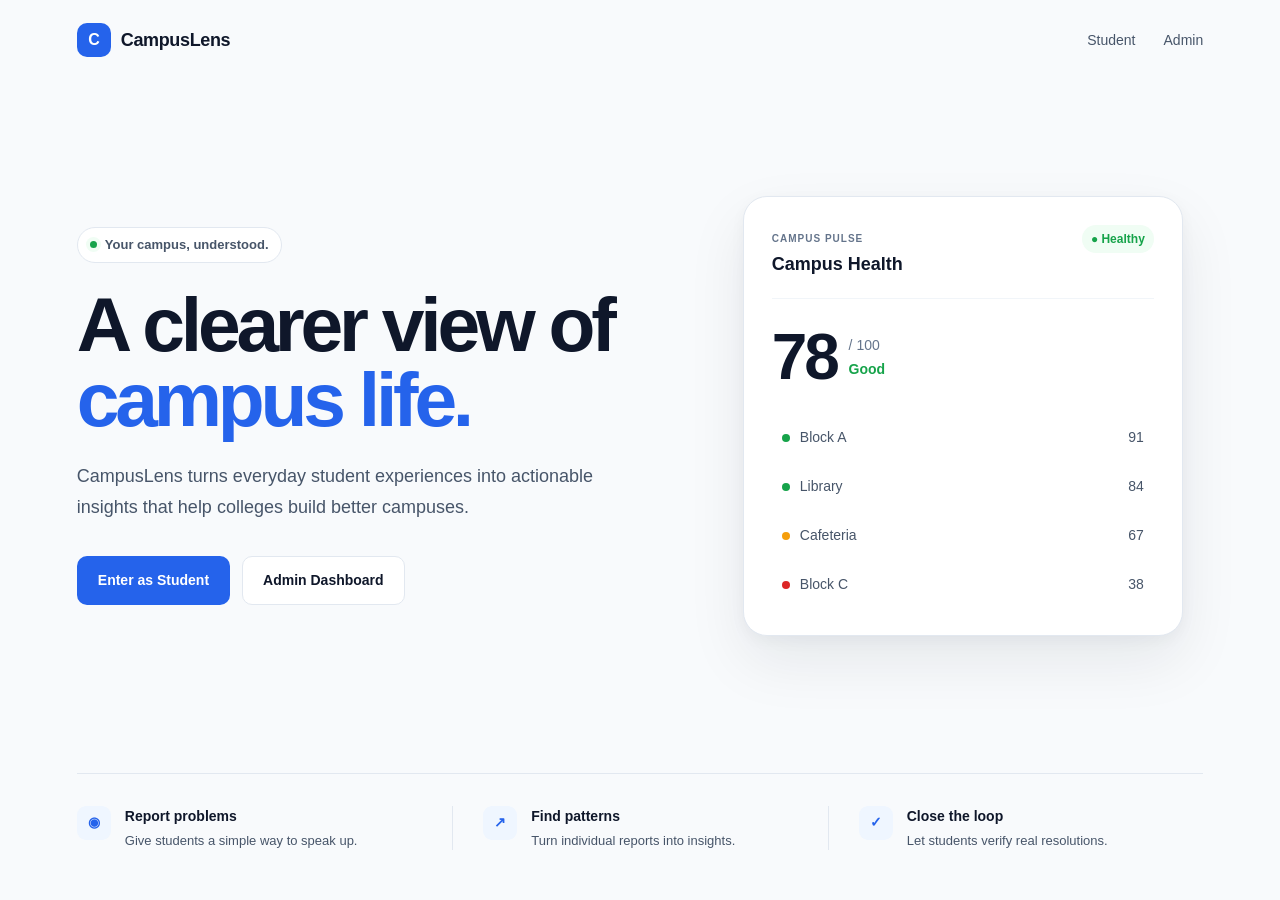
<file: index.html>
<!DOCTYPE html>
<html lang="en">

<head>
    <meta charset="UTF-8">
    <meta name="viewport" content="width=device-width, initial-scale=1.0">

    <title>CampusLens — A clearer view of campus life</title>

    <link rel="stylesheet" href="css/main.css">
    <link rel="stylesheet" href="css/components.css">
    <link rel="stylesheet" href="css/pages.css">
</head>

<body>

    <main class="landing-page">

        <!-- Navigation -->

        <nav class="landing-nav">

            <a href="index.html" class="brand">
                <span class="brand-mark">C</span>
                <span>CampusLens</span>
            </a>

            <div class="landing-nav-links">
                <a href="student/dashboard.html">Student</a>
                <a href="admin/dashboard.html">Admin</a>
            </div>

        </nav>


        <!-- Hero -->

        <section class="landing-hero">

            <div class="hero-content">

                <div class="hero-eyebrow">
                    <span class="pulse-dot"></span>
                    Your campus, understood.
                </div>

                <h1>
                    A clearer view of
                    <span>campus life.</span>
                </h1>

                <p class="hero-description">
                    CampusLens turns everyday student experiences
                    into actionable insights that help colleges
                    build better campuses.
                </p>

                <div class="landing-actions">

                    <a href="student/dashboard.html"
                       class="btn btn-primary btn-large">
                        Enter as Student
                    </a>

                    <a href="admin/dashboard.html"
                       class="btn btn-secondary btn-large">
                        Admin Dashboard
                    </a>

                </div>

            </div>


            <!-- Dashboard Preview -->

            <div class="hero-preview">

                <div class="preview-window">

                    <div class="preview-header">

                        <div>
                            <span class="preview-label">
                                CAMPUS PULSE
                            </span>

                            <h3>
                                Campus Health
                            </h3>
                        </div>

                        <span class="status-badge status-success">
                            ● Healthy
                        </span>

                    </div>


                    <div class="pulse-score">

                        <div class="score-number">
                            78
                        </div>

                        <div class="score-details">
                            <span>/ 100</span>
                            <strong>Good</strong>
                        </div>

                    </div>


                    <div class="preview-locations">

                        <div class="location-row">

                            <div class="location-info">
                                <span class="location-dot green"></span>
                                <span>Block A</span>
                            </div>

                            <span>91</span>

                        </div>


                        <div class="location-row">

                            <div class="location-info">
                                <span class="location-dot green"></span>
                                <span>Library</span>
                            </div>

                            <span>84</span>

                        </div>


                        <div class="location-row">

                            <div class="location-info">
                                <span class="location-dot yellow"></span>
                                <span>Cafeteria</span>
                            </div>

                            <span>67</span>

                        </div>


                        <div class="location-row">

                            <div class="location-info">
                                <span class="location-dot red"></span>
                                <span>Block C</span>
                            </div>

                            <span>38</span>

                        </div>

                    </div>

                </div>

            </div>

        </section>


        <!-- Feature Strip -->

        <section class="landing-features">

            <div class="feature">

                <span class="feature-icon">◉</span>

                <div>
                    <strong>Report problems</strong>
                    <p>
                        Give students a simple way to speak up.
                    </p>
                </div>

            </div>


            <div class="feature">

                <span class="feature-icon">↗</span>

                <div>
                    <strong>Find patterns</strong>
                    <p>
                        Turn individual reports into insights.
                    </p>
                </div>

            </div>


            <div class="feature">

                <span class="feature-icon">✓</span>

                <div>
                    <strong>Close the loop</strong>
                    <p>
                        Let students verify real resolutions.
                    </p>
                </div>

            </div>

        </section>

    </main>

</body>

</html>
</file>
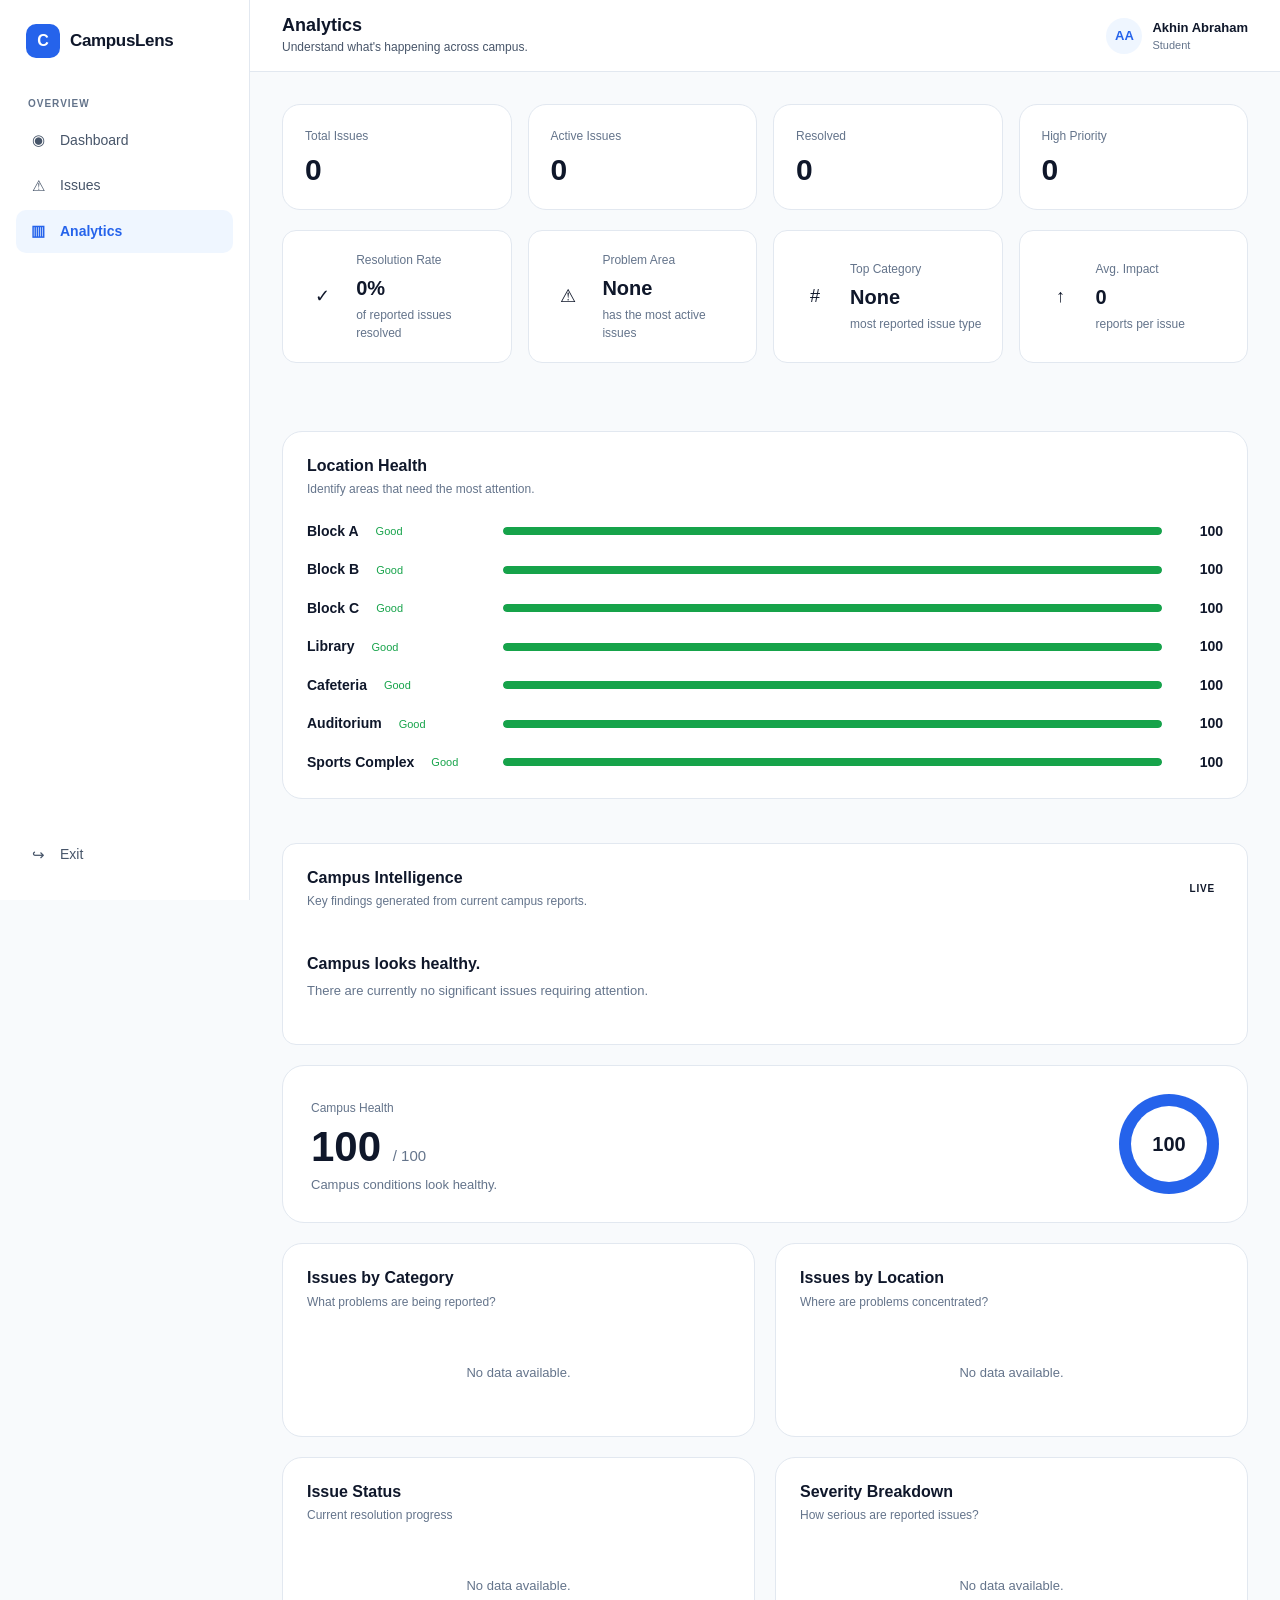
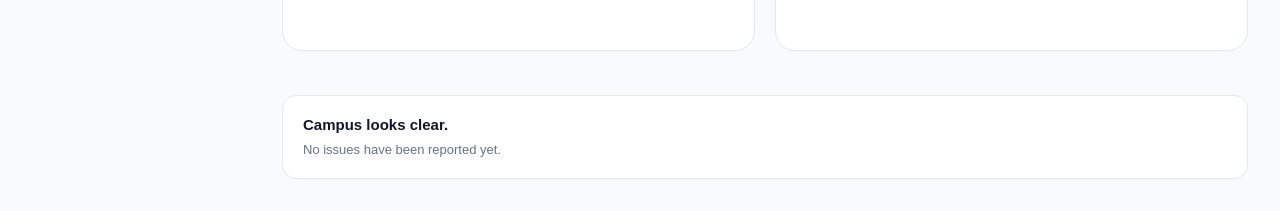
<file: admin/analytics.html>
<!DOCTYPE html>

<html lang="en">

<head>

    <meta charset="UTF-8">

    <meta name="viewport" content="width=device-width, initial-scale=1.0">

    <title>Analytics — CampusLens</title>

    <link rel="stylesheet" href="../css/main.css">

    <link rel="stylesheet" href="../css/components.css">

    <link rel="stylesheet" href="../css/pages.css">

</head>


<body>

    <div class="app">


        <!-- =========================================
         SIDEBAR
         ========================================= -->

        <aside class="sidebar">

            <div class="sidebar-brand">

                <span class="brand-mark">
                    C
                </span>

                <span>
                    CampusLens
                </span>

            </div>


            <div class="sidebar-section">

                <div class="sidebar-section-title">
                    Overview
                </div>


                <nav class="sidebar-nav">

                    <a href="dashboard.html" class="sidebar-link">
                        <span class="sidebar-icon">◉</span>
                        Dashboard
                    </a>


                    <a href="issues.html" class="sidebar-link">
                        <span class="sidebar-icon">⚠</span>
                        Issues
                    </a>


                    <a href="analytics.html" class="sidebar-link active">
                        <span class="sidebar-icon">▥</span>
                        Analytics
                    </a>

                </nav>

            </div>


            <div class="sidebar-bottom">

                <a href="../index.html" class="sidebar-link">
                    <span class="sidebar-icon">↪</span>
                    Exit
                </a>

            </div>

        </aside>


        <!-- =========================================
         MAIN
         ========================================= -->

        <main class="app-main">


            <!-- HEADER -->

            <header class="app-header">

                <div class="header-title">

                    <h1>
                        Analytics
                    </h1>

                    <p>
                        Understand what's happening across campus.
                    </p>

                </div>


                <div class="header-actions">

                    <button class="mobile-menu-button" aria-label="Toggle menu" type="button">
                        ☰
                    </button>


                    <div class="user-profile">

                        <div class="user-avatar" data-user-initials>
                            AD
                        </div>

                        <div class="user-info">

                            <span class="user-name" data-user-name>
                                Campus Admin
                            </span>

                            <span class="user-role" data-user-role>
                                Administrator
                            </span>

                        </div>

                    </div>

                </div>

            </header>


            <!-- =========================================
             ANALYTICS CONTENT
             ========================================= -->

            <section class="page-content">


                <div class="analytics-page">


                    <!-- =================================
                     SUMMARY
                     ================================= -->

                    <div class="analytics-summary">


                        <div class="analytics-stat">

                            <span class="analytics-stat-label">
                                Total Issues
                            </span>

                            <strong id="totalIssues" class="analytics-stat-value">
                                —
                            </strong>

                        </div>


                        <div class="analytics-stat">

                            <span class="analytics-stat-label">
                                Active Issues
                            </span>

                            <strong id="activeIssues" class="analytics-stat-value">
                                —
                            </strong>

                        </div>


                        <div class="analytics-stat">

                            <span class="analytics-stat-label">
                                Resolved
                            </span>

                            <strong id="resolvedIssues" class="analytics-stat-value">
                                —
                            </strong>

                        </div>


                        <div class="analytics-stat">

                            <span class="analytics-stat-label">
                                High Priority
                            </span>

                            <strong id="highPriorityIssues" class="analytics-stat-value">
                                —
                            </strong>

                        </div>

                    </div>

                    <!-- =================================
     ACTIONABLE INSIGHTS
     ================================= -->

                    <div class="analytics-insights">

                        <div class="analytics-insight-card">

                            <span class="analytics-insight-icon">
                                ✓
                            </span>

                            <div>
                                <span class="analytics-insight-label">
                                    Resolution Rate
                                </span>

                                <strong id="resolutionRate">
                                    —
                                </strong>

                                <p>
                                    of reported issues resolved
                                </p>
                            </div>

                        </div>


                        <div class="analytics-insight-card">

                            <span class="analytics-insight-icon">
                                ⚠
                            </span>

                            <div>
                                <span class="analytics-insight-label">
                                    Problem Area
                                </span>

                                <strong id="problemLocation">
                                    —
                                </strong>

                                <p>
                                    has the most active issues
                                </p>
                            </div>

                        </div>


                        <div class="analytics-insight-card">

                            <span class="analytics-insight-icon">
                                #
                            </span>

                            <div>
                                <span class="analytics-insight-label">
                                    Top Category
                                </span>

                                <strong id="topCategory">
                                    —
                                </strong>

                                <p>
                                    most reported issue type
                                </p>
                            </div>

                        </div>


                        <div class="analytics-insight-card">

                            <span class="analytics-insight-icon">
                                ↑
                            </span>

                            <div>
                                <span class="analytics-insight-label">
                                    Avg. Impact
                                </span>

                                <strong id="averageReports">
                                    —
                                </strong>

                                <p>
                                    reports per issue
                                </p>
                            </div>

                        </div>

                    </div>
                    

                    <!-- =================================
     LOCATION HEALTH
     ================================= -->

                    <div class="analytics-card analytics-location-health">

                        <div class="analytics-card-header">

                            <div>

                                <h3>
                                    Location Health
                                </h3>

                                <p>
                                    Identify areas that need the most attention.
                                </p>

                            </div>

                        </div>


                        <div class="location-health-list" id="locationHealthList">

                            <div class="analytics-empty">
                                Loading...
                            </div>

                        </div>

                    </div>

                    <!-- =================================
     CAMPUS INTELLIGENCE
     ================================= -->

                    <div class="analytics-intelligence">

                        <div class="analytics-card-header">

                            <div>
                                <h3>
                                    Campus Intelligence
                                </h3>

                                <p>
                                    Key findings generated from current campus reports.
                                </p>
                            </div>

                            <span class="intelligence-badge">
                                LIVE
                            </span>

                        </div>


                        <div class="intelligence-list" id="intelligenceList">

                            <div class="analytics-empty">
                                Analyzing campus data...
                            </div>

                        </div>

                    </div>


                    <!-- =================================
                     HEALTH SCORE
                     ================================= -->

                    <div class="analytics-health-card">

                        <div>

                            <span class="analytics-section-label">
                                Campus Health
                            </span>

                            <h2>
                                <span id="healthScore">
                                    —
                                </span>
                                <small>/ 100</small>
                            </h2>

                            <p id="healthMessage">
                                Calculating campus health...
                            </p>

                        </div>


                        <div class="health-ring">

                            <div class="health-ring-value" id="healthRingValue">
                                —
                            </div>

                        </div>

                    </div>


                    <!-- =================================
                     CHART GRID
                     ================================= -->

                    <div class="analytics-grid">


                        <!-- CATEGORY -->

                        <div class="analytics-card">

                            <div class="analytics-card-header">

                                <div>

                                    <h3>
                                        Issues by Category
                                    </h3>

                                    <p>
                                        What problems are being reported?
                                    </p>

                                </div>

                            </div>


                            <div class="analytics-bars" id="categoryChart">

                                <div class="analytics-empty">
                                    Loading...
                                </div>

                            </div>

                        </div>


                        <!-- LOCATION -->

                        <div class="analytics-card">

                            <div class="analytics-card-header">

                                <div>

                                    <h3>
                                        Issues by Location
                                    </h3>

                                    <p>
                                        Where are problems concentrated?
                                    </p>

                                </div>

                            </div>


                            <div class="analytics-bars" id="locationChart">

                                <div class="analytics-empty">
                                    Loading...
                                </div>

                            </div>

                        </div>


                        <!-- STATUS -->

                        <div class="analytics-card">

                            <div class="analytics-card-header">

                                <div>

                                    <h3>
                                        Issue Status
                                    </h3>

                                    <p>
                                        Current resolution progress
                                    </p>

                                </div>

                            </div>


                            <div class="analytics-bars" id="statusChart">

                                <div class="analytics-empty">
                                    Loading...
                                </div>

                            </div>

                        </div>


                        <!-- SEVERITY -->

                        <div class="analytics-card">

                            <div class="analytics-card-header">

                                <div>

                                    <h3>
                                        Severity Breakdown
                                    </h3>

                                    <p>
                                        How serious are reported issues?
                                    </p>

                                </div>

                            </div>


                            <div class="analytics-bars" id="severityChart">

                                <div class="analytics-empty">
                                    Loading...
                                </div>

                            </div>

                        </div>


                    </div>


                </div>

            </section>


        </main>

    </div>


    <script src="../js/data.js"></script>

    <script src="../js/app.js"></script>

    <script src="../js/admin/analytics.js"></script>


</body>

</html>
</file>
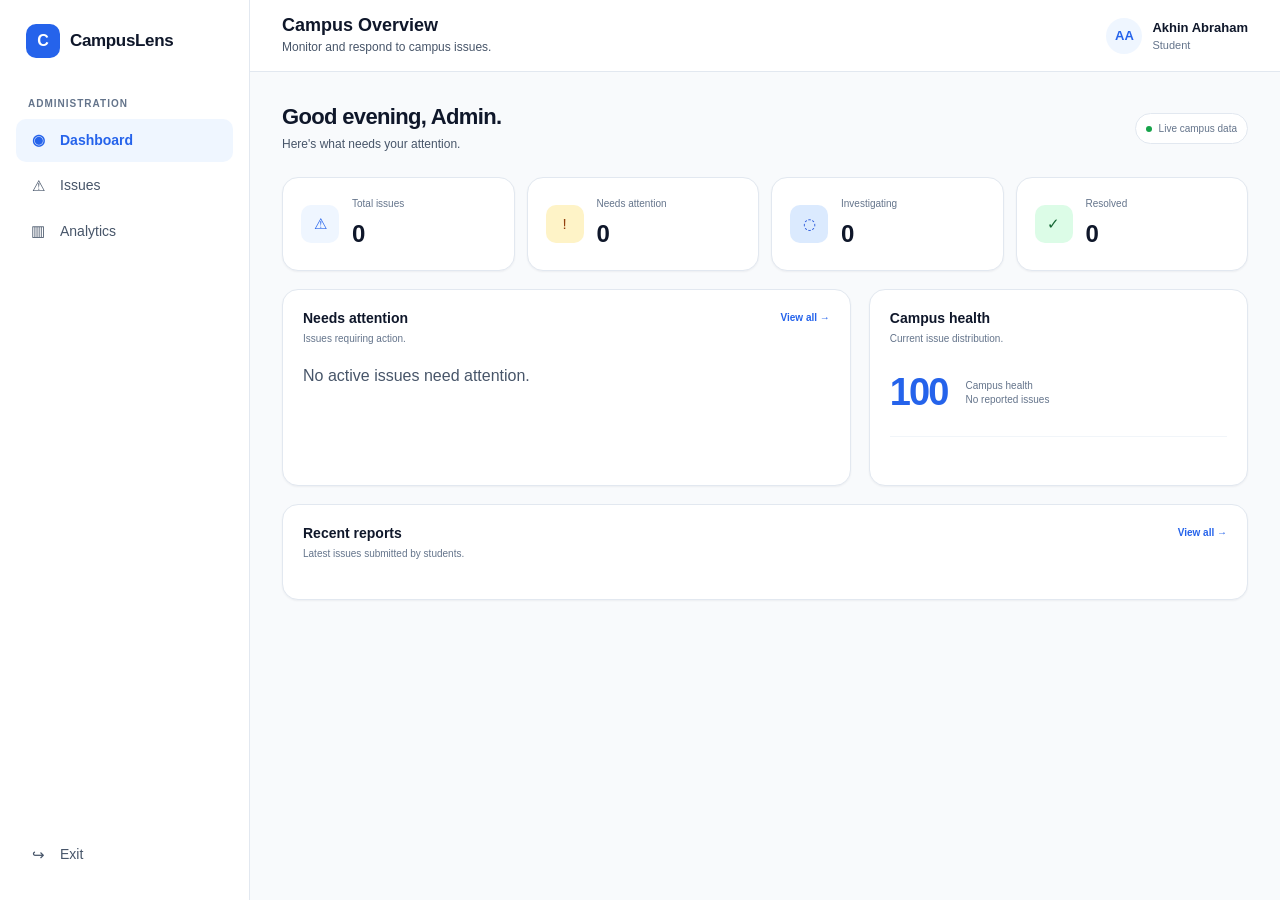
<file: admin/dashboard.html>
<!DOCTYPE html>
<html lang="en">

<head>

    <meta charset="UTF-8">

    <meta
        name="viewport"
        content="width=device-width, initial-scale=1.0"
    >

    <title>Admin Dashboard — CampusLens</title>

    <link rel="stylesheet" href="../css/main.css">
    <link rel="stylesheet" href="../css/components.css">
    <link rel="stylesheet" href="../css/pages.css">

</head>


<body>

    <div class="app">


        <!-- =========================================
             SIDEBAR
             ========================================= -->

        <aside class="sidebar">

            <div class="sidebar-brand">

                <span class="brand-mark">
                    C
                </span>

                <span>
                    CampusLens
                </span>

            </div>


            <div class="sidebar-section">

                <div class="sidebar-section-title">
                    Administration
                </div>


                <nav class="sidebar-nav">

                    <a
                        href="dashboard.html"
                        class="sidebar-link active"
                    >

                        <span class="sidebar-icon">
                            ◉
                        </span>

                        Dashboard

                    </a>


                    <a
                        href="issues.html"
                        class="sidebar-link"
                    >

                        <span class="sidebar-icon">
                            ⚠
                        </span>

                        Issues

                    </a>


                    <a
                        href="analytics.html"
                        class="sidebar-link"
                    >

                        <span class="sidebar-icon">
                            ▥
                        </span>

                        Analytics

                    </a>

                </nav>

            </div>


            <div class="sidebar-bottom">

                <a
                    href="../index.html"
                    class="sidebar-link"
                >

                    <span class="sidebar-icon">
                        ↪
                    </span>

                    Exit

                </a>

            </div>

        </aside>


        <!-- =========================================
             MAIN
             ========================================= -->

        <main class="app-main">


            <!-- HEADER -->

            <header class="app-header">

                <div class="header-title">

                    <h1>
                        Campus Overview
                    </h1>

                    <p>
                        Monitor and respond to campus issues.
                    </p>

                </div>


                <div class="header-actions">

                    <button class="mobile-menu-button" aria-label="Toggle menu" type="button">
                        ☰
                    </button>


                    <div class="user-profile">

                        <div class="user-avatar" data-user-initials>
                            AD
                        </div>


                        <div class="user-info">

                            <span class="user-name" data-user-name>
                                Campus Admin
                            </span>

                            <span class="user-role" data-user-role>
                                Administrator
                            </span>

                        </div>

                    </div>

                </div>

            </header>


            <!-- =========================================
                 CONTENT
                 ========================================= -->

            <section class="page-content">


                <div class="admin-dashboard">


                    <!-- =================================
                         WELCOME
                         ================================= -->

                    <div class="admin-welcome">

                        <div>

                            <h2>
                                Good evening, Admin.
                            </h2>

                            <p>
                                Here's what needs your attention.
                            </p>

                        </div>


                        <span
                            class="admin-live-indicator"
                        >

                            <span></span>

                            Live campus data

                        </span>

                    </div>


                    <!-- =================================
                         STATS
                         ================================= -->

                    <div class="admin-stats">


                        <div class="admin-stat-card">

                            <div class="admin-stat-icon">
                                ⚠
                            </div>

                            <div>

                                <span>
                                    Total issues
                                </span>

                                <strong
                                    id="totalIssues"
                                >
                                    0
                                </strong>

                            </div>

                        </div>


                        <div class="admin-stat-card">

                            <div class="admin-stat-icon warning">
                                !
                            </div>

                            <div>

                                <span>
                                    Needs attention
                                </span>

                                <strong
                                    id="attentionIssues"
                                >
                                    0
                                </strong>

                            </div>

                        </div>


                        <div class="admin-stat-card">

                            <div class="admin-stat-icon info">
                                ◌
                            </div>

                            <div>

                                <span>
                                    Investigating
                                </span>

                                <strong
                                    id="investigatingIssues"
                                >
                                    0
                                </strong>

                            </div>

                        </div>


                        <div class="admin-stat-card">

                            <div class="admin-stat-icon success">
                                ✓
                            </div>

                            <div>

                                <span>
                                    Resolved
                                </span>

                                <strong
                                    id="resolvedIssues"
                                >
                                    0
                                </strong>

                            </div>

                        </div>

                    </div>


                    <!-- =================================
                         MAIN GRID
                         ================================= -->

                    <div class="admin-grid">


                        <!-- PRIORITY ISSUES -->

                        <section class="admin-card">

                            <div class="admin-card-header">

                                <div>

                                    <h3>
                                        Needs attention
                                    </h3>

                                    <p>
                                        Issues requiring action.
                                    </p>

                                </div>


                                <a
                                    href="issues.html"
                                    class="admin-view-link"
                                >
                                    View all →
                                </a>

                            </div>


                            <div
                                class="priority-list"
                                id="priorityList"
                            ></div>

                        </section>


                        <!-- CAMPUS HEALTH -->

                        <section class="admin-card">

                            <div class="admin-card-header">

                                <div>

                                    <h3>
                                        Campus health
                                    </h3>

                                    <p>
                                        Current issue distribution.
                                    </p>

                                </div>

                            </div>


                            <div
                                class="campus-health"
                                id="campusHealth"
                            ></div>

                        </section>


                    </div>


                    <!-- =================================
                         RECENT ACTIVITY
                         ================================= -->

                    <section class="admin-card">

                        <div class="admin-card-header">

                            <div>

                                <h3>
                                    Recent reports
                                </h3>

                                <p>
                                    Latest issues submitted by students.
                                </p>

                            </div>


                            <a
                                href="issues.html"
                                class="admin-view-link"
                            >
                                View all →
                            </a>

                        </div>


                        <div
                            class="recent-reports"
                            id="recentReports"
                        ></div>

                    </section>


                </div>

            </section>

        </main>

    </div>


    <script src="../js/data.js"></script>
    <script src="../js/app.js"></script>
    <script src="../js/admin/dashboard.js"></script>

</body>

</html>
</file>
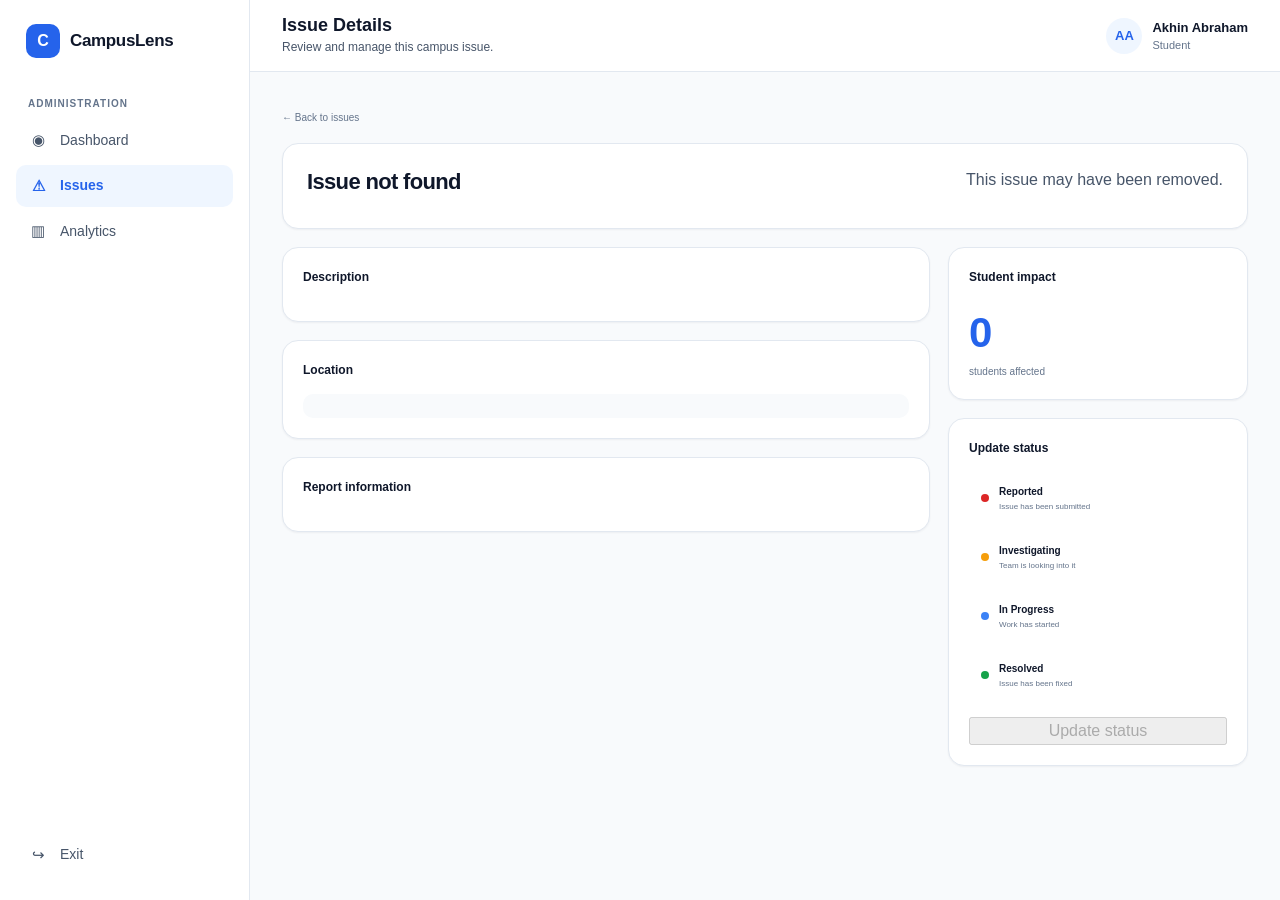
<file: admin/issue.html>
<!DOCTYPE html>
<html lang="en">

<head>

    <meta charset="UTF-8">

    <meta
        name="viewport"
        content="width=device-width, initial-scale=1.0"
    >

    <title>Issue Details — CampusLens</title>

    <link rel="stylesheet" href="../css/main.css">
    <link rel="stylesheet" href="../css/components.css">
    <link rel="stylesheet" href="../css/pages.css">

</head>


<body>

    <div class="app">


        <!-- =========================================
             SIDEBAR
             ========================================= -->

        <aside class="sidebar">

            <div class="sidebar-brand">

                <span class="brand-mark">
                    C
                </span>

                <span>
                    CampusLens
                </span>

            </div>


            <div class="sidebar-section">

                <div class="sidebar-section-title">
                    Administration
                </div>


                <nav class="sidebar-nav">

                    <a
                        href="dashboard.html"
                        class="sidebar-link"
                    >

                        <span class="sidebar-icon">
                            ◉
                        </span>

                        Dashboard

                    </a>


                    <a
                        href="issues.html"
                        class="sidebar-link active"
                    >

                        <span class="sidebar-icon">
                            ⚠
                        </span>

                        Issues

                    </a>


                    <a
                        href="analytics.html"
                        class="sidebar-link"
                    >

                        <span class="sidebar-icon">
                            ▥
                        </span>

                        Analytics

                    </a>

                </nav>

            </div>


            <div class="sidebar-bottom">

                <a
                    href="../index.html"
                    class="sidebar-link"
                >

                    <span class="sidebar-icon">
                        ↪
                    </span>

                    Exit

                </a>

            </div>

        </aside>


        <!-- =========================================
             MAIN
             ========================================= -->

        <main class="app-main">


            <!-- HEADER -->

            <header class="app-header">

                <div class="header-title">

                    <h1>
                        Issue Details
                    </h1>

                    <p>
                        Review and manage this campus issue.
                    </p>

                </div>


                <div class="header-actions">

                    <button class="mobile-menu-button" aria-label="Toggle menu" type="button">
                        ☰
                    </button>


                    <div class="user-profile">

                        <div class="user-avatar" data-user-initials>
                            AD
                        </div>


                        <div class="user-info">

                            <span class="user-name" data-user-name>
                                Campus Admin
                            </span>

                            <span class="user-role" data-user-role>
                                Administrator
                            </span>

                        </div>

                    </div>

                </div>

            </header>


            <!-- =========================================
                 CONTENT
                 ========================================= -->

            <section class="page-content">


                <div class="admin-issue-detail">


                    <!-- BACK -->

                    <a
                        href="issues.html"
                        class="back-link"
                    >

                        ← Back to issues

                    </a>


                    <!-- ISSUE HEADER -->

                    <div
                        class="issue-detail-header"
                        id="issueDetailHeader"
                    >

                        <!-- JavaScript -->

                    </div>


                    <!-- CONTENT GRID -->

                    <div class="issue-detail-grid">


                        <!-- =================================
                             MAIN INFORMATION
                             ================================= -->

                        <div class="issue-detail-main">


                            <!-- DESCRIPTION -->

                            <section class="admin-detail-card">

                                <div class="admin-detail-card-title">
                                    Description
                                </div>


                                <div
                                    class="issue-description"
                                    id="issueDescription"
                                ></div>

                            </section>


                            <!-- LOCATION -->

                            <section class="admin-detail-card">

                                <div class="admin-detail-card-title">
                                    Location
                                </div>


                                <div
                                    class="issue-location"
                                    id="issueLocation"
                                ></div>

                            </section>


                            <!-- REPORT DETAILS -->

                            <section class="admin-detail-card">

                                <div class="admin-detail-card-title">
                                    Report information
                                </div>


                                <div
                                    class="issue-information"
                                    id="issueInformation"
                                ></div>

                            </section>


                        </div>


                        <!-- =================================
                             SIDEBAR
                             ================================= -->

                        <aside class="issue-detail-sidebar">


                            <!-- AFFECTED -->

                            <section class="admin-detail-card">

                                <div class="admin-detail-card-title">
                                    Student impact
                                </div>


                                <div
                                    class="impact-number"
                                    id="impactNumber"
                                >
                                    0
                                </div>


                                <div class="impact-label">
                                    students affected
                                </div>

                            </section>


                            <!-- STATUS -->

                            <section class="admin-detail-card">

                                <div class="admin-detail-card-title">
                                    Update status
                                </div>


                                <div
                                    class="status-options"
                                    id="statusOptions"
                                >

                                    <label class="status-option">

                                        <input
                                            type="radio"
                                            name="issueStatus"
                                            value="reported"
                                        >

                                        <span class="status-option-content">

                                            <span class="status-option-dot reported"></span>

                                            <span>

                                                <strong>
                                                    Reported
                                                </strong>

                                                <small>
                                                    Issue has been submitted
                                                </small>

                                            </span>

                                        </span>

                                    </label>


                                    <label class="status-option">

                                        <input
                                            type="radio"
                                            name="issueStatus"
                                            value="investigating"
                                        >

                                        <span class="status-option-content">

                                            <span class="status-option-dot investigating"></span>

                                            <span>

                                                <strong>
                                                    Investigating
                                                </strong>

                                                <small>
                                                    Team is looking into it
                                                </small>

                                            </span>

                                        </span>

                                    </label>


                                    <label class="status-option">

                                        <input
                                            type="radio"
                                            name="issueStatus"
                                            value="in_progress"
                                        >

                                        <span class="status-option-content">

                                            <span class="status-option-dot in_progress"></span>

                                            <span>

                                                <strong>
                                                    In Progress
                                                </strong>

                                                <small>
                                                    Work has started
                                                </small>

                                            </span>

                                        </span>

                                    </label>


                                    <label class="status-option">

                                        <input
                                            type="radio"
                                            name="issueStatus"
                                            value="resolved"
                                        >

                                        <span class="status-option-content">

                                            <span class="status-option-dot resolved"></span>

                                            <span>

                                                <strong>
                                                    Resolved
                                                </strong>

                                                <small>
                                                    Issue has been fixed
                                                </small>

                                            </span>

                                        </span>

                                    </label>

                                </div>


                                <button
                                    class="button button-primary status-update-button"
                                    id="updateStatusButton"
                                >

                                    Update status

                                </button>


                                <div
                                    class="status-update-message"
                                    id="statusUpdateMessage"
                                ></div>

                            </section>


                        </aside>

                    </div>

                </div>

            </section>

        </main>

    </div>


    <script src="../js/data.js"></script>
    <script src="../js/app.js"></script>
    <script src="../js/admin/issue.js"></script>

</body>

</html>
</file>
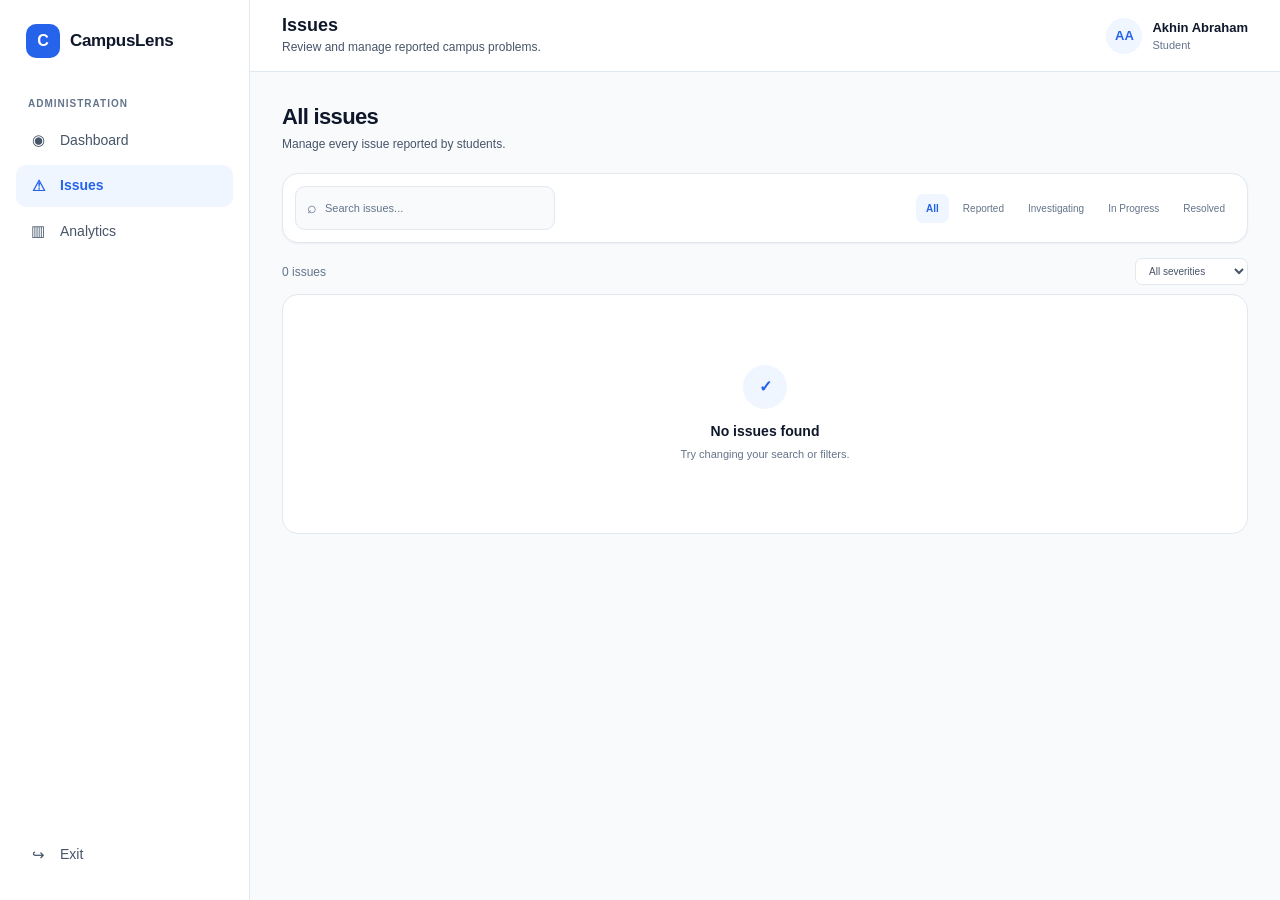
<file: admin/issues.html>
<!DOCTYPE html>
<html lang="en">

<head>

    <meta charset="UTF-8">

    <meta
        name="viewport"
        content="width=device-width, initial-scale=1.0"
    >

    <title>Issues — CampusLens</title>

    <link rel="stylesheet" href="../css/main.css">
    <link rel="stylesheet" href="../css/components.css">
    <link rel="stylesheet" href="../css/pages.css">

</head>


<body>

    <div class="app">


        <!-- SIDEBAR -->

        <aside class="sidebar">

            <div class="sidebar-brand">

                <span class="brand-mark">
                    C
                </span>

                <span>
                    CampusLens
                </span>

            </div>


            <div class="sidebar-section">

                <div class="sidebar-section-title">
                    Administration
                </div>


                <nav class="sidebar-nav">

                    <a
                        href="dashboard.html"
                        class="sidebar-link"
                    >

                        <span class="sidebar-icon">
                            ◉
                        </span>

                        Dashboard

                    </a>


                    <a
                        href="issues.html"
                        class="sidebar-link active"
                    >

                        <span class="sidebar-icon">
                            ⚠
                        </span>

                        Issues

                    </a>


                    <a
                        href="analytics.html"
                        class="sidebar-link"
                    >

                        <span class="sidebar-icon">
                            ▥
                        </span>

                        Analytics

                    </a>

                </nav>

            </div>


            <div class="sidebar-bottom">

                <a
                    href="../index.html"
                    class="sidebar-link"
                >

                    <span class="sidebar-icon">
                        ↪
                    </span>

                    Exit

                </a>

            </div>

        </aside>


        <!-- MAIN -->

        <main class="app-main">


            <!-- HEADER -->

            <header class="app-header">

                <div class="header-title">

                    <h1>
                        Issues
                    </h1>

                    <p>
                        Review and manage reported campus problems.
                    </p>

                </div>


                <div class="header-actions">

                    <button class="mobile-menu-button" aria-label="Toggle menu" type="button">
                        ☰
                    </button>


                    <div class="user-profile">

<div class="user-avatar" data-user-initials>
                        AD
                    </div>

                    <div class="user-info">

                        <span class="user-name" data-user-name>
                            Campus Admin
                        </span>

                        <span class="user-role" data-user-role>
                                Administrator
                            </span>

                        </div>

                    </div>

                </div>

            </header>


            <!-- CONTENT -->

            <section class="page-content">


                <div class="admin-issues-page">


                    <!-- PAGE INTRO -->

                    <div class="admin-page-intro">

                        <div>

                            <h2>
                                All issues
                            </h2>

                            <p>
                                Manage every issue reported by students.
                            </p>

                        </div>

                    </div>


                    <!-- TOOLBAR -->

                    <div class="issues-toolbar">


                        <!-- SEARCH -->

                        <div class="issue-search">

                            <span>
                                ⌕
                            </span>

                            <input
                                type="search"
                                id="issueSearch"
                                placeholder="Search issues..."
                                autocomplete="off"
                            >

                        </div>


                        <!-- FILTERS -->

                        <div class="issue-filters">

                            <button
                                class="issue-filter active"
                                data-status="all"
                            >
                                All
                            </button>


                            <button
                                class="issue-filter"
                                data-status="reported"
                            >
                                Reported
                            </button>


                            <button
                                class="issue-filter"
                                data-status="investigating"
                            >
                                Investigating
                            </button>


                            <button
                                class="issue-filter"
                                data-status="in_progress"
                            >
                                In Progress
                            </button>


                            <button
                                class="issue-filter"
                                data-status="resolved"
                            >
                                Resolved
                            </button>

                        </div>

                    </div>


                    <!-- RESULTS -->

                    <div class="issues-results-header">

                        <span id="issueCount">
                            0 issues
                        </span>


                        <select id="severityFilter">

                            <option value="all">
                                All severities
                            </option>

                            <option value="high">
                                High severity
                            </option>

                            <option value="medium">
                                Medium severity
                            </option>

                            <option value="low">
                                Low severity
                            </option>

                        </select>

                    </div>


                    <!-- ISSUE LIST -->

                    <div
                        class="admin-issue-list"
                        id="adminIssueList"
                    ></div>


                    <!-- EMPTY STATE -->

                    <div
                        class="admin-issues-empty"
                        id="adminIssuesEmpty"
                    >

                        <div class="empty-icon">
                            ✓
                        </div>

                        <h3>
                            No issues found
                        </h3>

                        <p>
                            Try changing your search or filters.
                        </p>

                    </div>


                </div>

            </section>

        </main>

    </div>


    <script src="../js/data.js"></script>
    <script src="../js/app.js"></script>
    <script src="../js/admin/issues.js"></script>

</body>

</html>
</file>
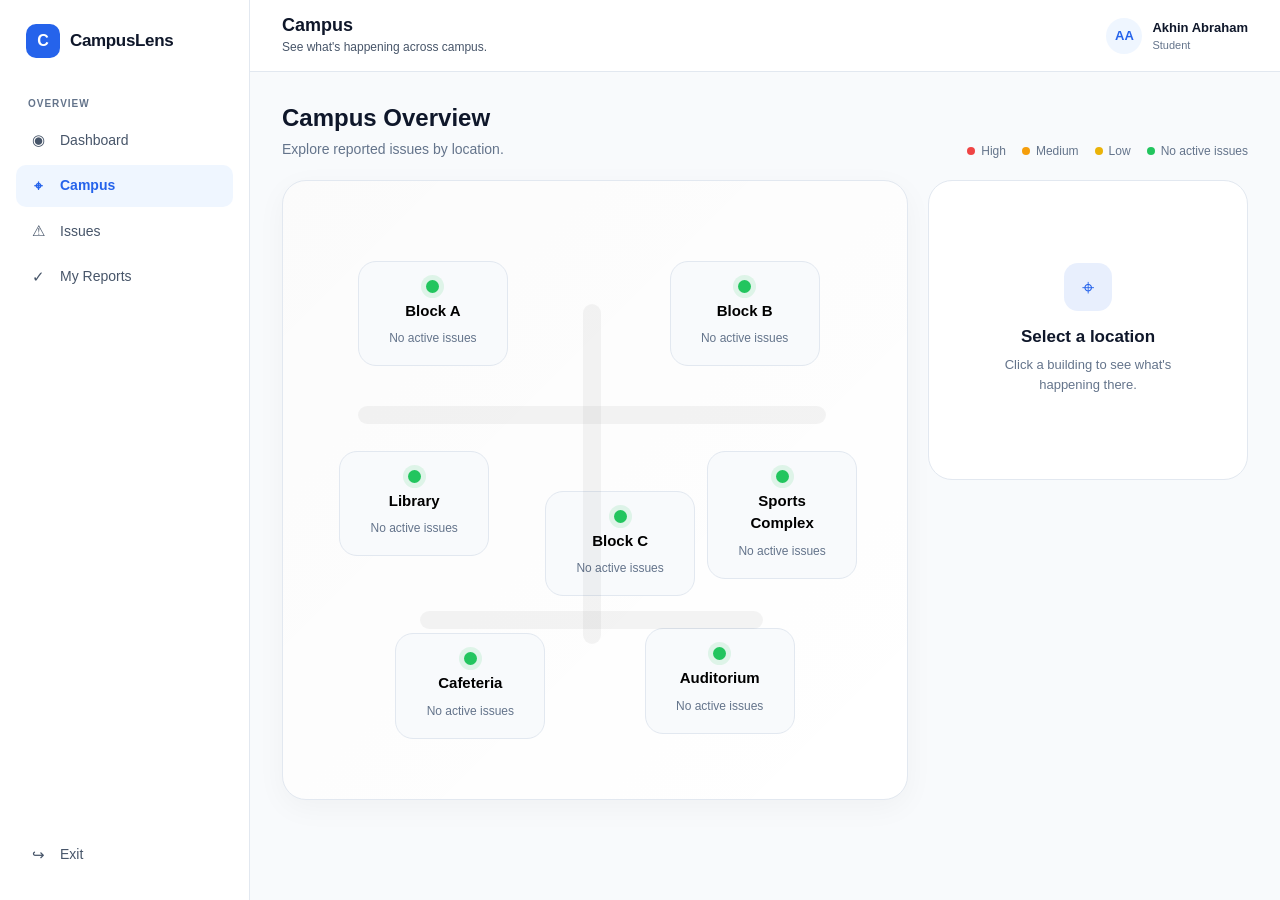
<file: student/campus.html>
<!DOCTYPE html>

<html lang="en">

<head>

    <meta charset="UTF-8">

    <meta
        name="viewport"
        content="width=device-width, initial-scale=1.0"
    >

    <title>Campus — CampusLens</title>

    <link
        rel="stylesheet"
        href="../css/main.css"
    >

    <link
        rel="stylesheet"
        href="../css/components.css"
    >

    <link
        rel="stylesheet"
        href="../css/pages.css"
    >

</head>


<body>

<div class="app">


    <!-- =========================================
         SIDEBAR
         ========================================= -->

    <aside class="sidebar">

        <div class="sidebar-brand">

            <span class="brand-mark">
                C
            </span>

            <span>
                CampusLens
            </span>

        </div>


        <div class="sidebar-section">

            <div class="sidebar-section-title">
                Overview
            </div>


            <nav class="sidebar-nav">

                <a
                    href="dashboard.html"
                    class="sidebar-link"
                >
                    <span class="sidebar-icon">◉</span>
                    Dashboard
                </a>


                <a
                    href="campus.html"
                    class="sidebar-link active"
                >
                    <span class="sidebar-icon">⌖</span>
                    Campus
                </a>


                <a
                    href="issues.html"
                    class="sidebar-link"
                >
                    <span class="sidebar-icon">⚠</span>
                    Issues
                </a>


                <a
                    href="reports.html"
                    class="sidebar-link"
                >
                    <span class="sidebar-icon">✓</span>
                    My Reports
                </a>

            </nav>

        </div>


        <div class="sidebar-bottom">

            <a
                href="../index.html"
                class="sidebar-link"
            >
                <span class="sidebar-icon">↪</span>
                Exit
            </a>

        </div>

    </aside>


    <!-- =========================================
         MAIN
         ========================================= -->

    <main class="app-main">


        <!-- HEADER -->

        <header class="app-header">

            <div class="header-title">

                <h1>
                    Campus
                </h1>

                <p>
                    See what's happening across campus.
                </p>

            </div>


            <div class="header-actions">

                <button class="mobile-menu-button" aria-label="Toggle menu" type="button">
                    ☰
                </button>




                <div class="user-profile">

                    <div class="user-avatar" data-user-initials>
                        AA
                    </div>

                    <div class="user-info">

                        <span class="user-name" data-user-name>
                            Akhin Abraham
                        </span>

                        <span class="user-role" data-user-role>
                            Student
                        </span>

                    </div>

                </div>

            </div>

        </header>


        <!-- =========================================
             CAMPUS CONTENT
             ========================================= -->

        <section class="page-content">


            <div class="campus-page">


                <!-- MAP HEADER -->

                <div class="campus-intro">

                    <div>

                        <h2>
                            Campus Overview
                        </h2>

                        <p>
                            Explore reported issues by location.
                        </p>

                    </div>


                    <div class="campus-legend">

                        <span>
                            <i class="legend-dot high"></i>
                            High
                        </span>

                        <span>
                            <i class="legend-dot medium"></i>
                            Medium
                        </span>

                        <span>
                            <i class="legend-dot low"></i>
                            Low
                        </span>

                        <span>
                            <i class="legend-dot clear"></i>
                            No active issues
                        </span>

                    </div>

                </div>


                <!-- CAMPUS MAP -->

                <div
                    class="campus-map"
                    id="campusMap"
                >


                    <!-- BLOCK A -->

                    <button
                        class="campus-building"
                        data-location="block-a"
                    >

                        <span class="building-status"></span>

                        <span class="building-name">
                            Block A
                        </span>

                        <span class="building-issues">
                            Loading...
                        </span>

                    </button>


                    <!-- BLOCK B -->

                    <button
                        class="campus-building"
                        data-location="block-b"
                    >

                        <span class="building-status"></span>

                        <span class="building-name">
                            Block B
                        </span>

                        <span class="building-issues">
                            Loading...
                        </span>

                    </button>


                    <!-- BLOCK C -->

                    <button
                        class="campus-building"
                        data-location="block-c"
                    >

                        <span class="building-status"></span>

                        <span class="building-name">
                            Block C
                        </span>

                        <span class="building-issues">
                            Loading...
                        </span>

                    </button>


                    <!-- LIBRARY -->

                    <button
                        class="campus-building"
                        data-location="library"
                    >

                        <span class="building-status"></span>

                        <span class="building-name">
                            Library
                        </span>

                        <span class="building-issues">
                            Loading...
                        </span>

                    </button>


                    <!-- CAFETERIA -->

                    <button
                        class="campus-building"
                        data-location="cafeteria"
                    >

                        <span class="building-status"></span>

                        <span class="building-name">
                            Cafeteria
                        </span>

                        <span class="building-issues">
                            Loading...
                        </span>

                    </button>


                    <!-- AUDITORIUM -->

                    <button
                        class="campus-building"
                        data-location="auditorium"
                    >

                        <span class="building-status"></span>

                        <span class="building-name">
                            Auditorium
                        </span>

                        <span class="building-issues">
                            Loading...
                        </span>

                    </button>


                    <!-- SPORTS -->

                    <button
                        class="campus-building"
                        data-location="sports"
                    >

                        <span class="building-status"></span>

                        <span class="building-name">
                            Sports Complex
                        </span>

                        <span class="building-issues">
                            Loading...
                        </span>

                    </button>


                    <!-- PATHS -->

                    <div class="campus-path path-one"></div>

                    <div class="campus-path path-two"></div>

                    <div class="campus-path path-three"></div>


                </div>


                <!-- LOCATION DETAILS -->

                <aside
                    class="campus-details"
                    id="campusDetails"
                >

                    <div class="campus-details-empty">

                        <span class="details-icon">
                            ⌖
                        </span>

                        <h3>
                            Select a location
                        </h3>

                        <p>
                            Click a building to see
                            what's happening there.
                        </p>

                    </div>

                </aside>


            </div>

        </section>


    </main>

</div>


<script src="../js/data.js"></script>

<script src="../js/app.js"></script>

<script src="../js/student/campus.js"></script>


</body>

</html>
</file>
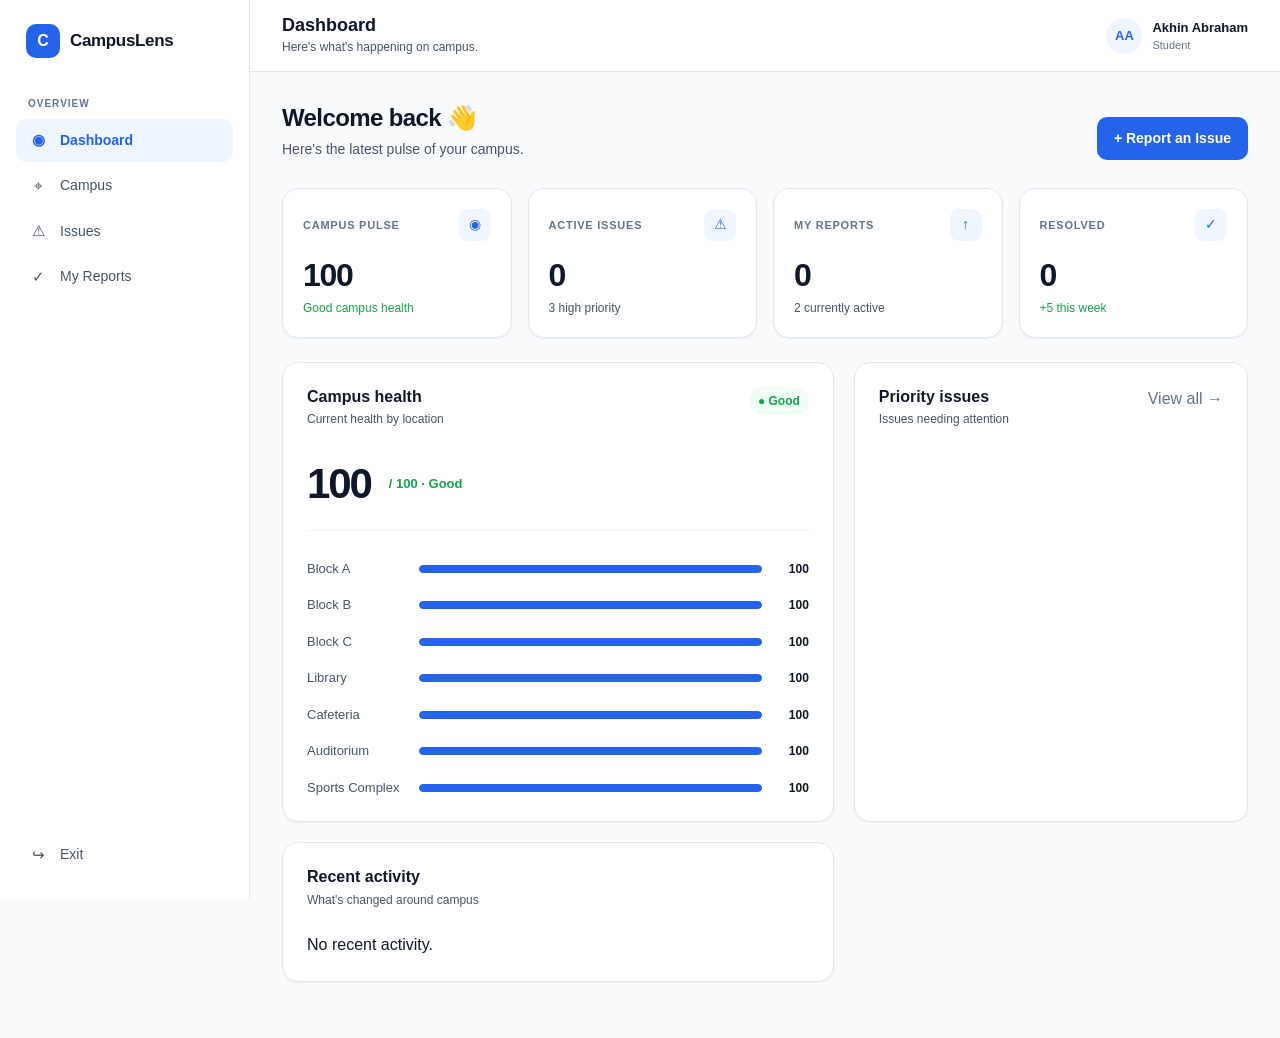
<file: student/dashboard.html>
<!DOCTYPE html>
<html lang="en">

<head>

    <meta charset="UTF-8">

    <meta name="viewport" content="width=device-width, initial-scale=1.0">

    <title>Dashboard — CampusLens</title>

    <link rel="stylesheet" href="../css/main.css">
    <link rel="stylesheet" href="../css/components.css">
    <link rel="stylesheet" href="../css/pages.css">

</head>


<body>

    <div class="app">


        <!-- =========================================
             SIDEBAR
             ========================================= -->

        <aside class="sidebar">

            <div class="sidebar-brand">

                <span class="brand-mark">
                    C
                </span>

                <span>
                    CampusLens
                </span>

            </div>


            <!-- Main navigation -->

            <div class="sidebar-section">

                <div class="sidebar-section-title">
                    Overview
                </div>

                <nav class="sidebar-nav">

                    <a href="dashboard.html" class="sidebar-link active">
                        <span class="sidebar-icon">◉</span>
                        Dashboard
                    </a>


                    <a href="campus.html" class="sidebar-link">
                        <span class="sidebar-icon">⌖</span>
                        Campus
                    </a>


                    <a href="issues.html" class="sidebar-link">
                        <span class="sidebar-icon">⚠</span>
                        Issues
                    </a>


                    <a href="reports.html" class="sidebar-link">
                        <span class="sidebar-icon">✓</span>
                        My Reports
                    </a>

                </nav>

            </div>


            <!-- Sidebar bottom -->

            <div class="sidebar-bottom">

                <a href="../index.html" class="sidebar-link">
                    <span class="sidebar-icon">↪</span>
                    Exit
                </a>

            </div>

        </aside>


        <!-- =========================================
             MAIN
             ========================================= -->

        <main class="app-main">


            <!-- Header -->

            <header class="app-header">

                <div class="header-title">

                    <h1>
                        Dashboard
                    </h1>

                    <p>
                        Here's what's happening on campus.
                    </p>

                </div>


                <div class="header-actions">

                    <button class="mobile-menu-button" aria-label="Toggle menu" type="button">
                        ☰
                    </button>


                    <div class="user-profile">

                        <div class="user-avatar" data-user-initials>
                            AA
                        </div>

                        <div class="user-info">

                            <span class="user-name" data-user-name>
                                Akhin Abraham
                            </span>

                            <span class="user-role" data-user-role>
                                Student
                            </span>

                        </div>

                    </div>

                </div>

            </header>


            <!-- Page content -->

            <section class="page-content">


                <!-- Dashboard Introduction -->

                <div class="dashboard-intro">

                    <div>

                        <h2>
                            Welcome back 👋
                        </h2>

                        <p>
                            Here's the latest pulse of your campus.
                        </p>

                    </div>


                    <a href="report.html" class="btn btn-primary">
                        + Report an Issue
                    </a>

                </div>


                <!-- =========================================
         STAT CARDS
         ========================================= -->

                <div class="stats-grid">


                    <!-- Campus Pulse -->

                    <div class="stat-card">

                        <div class="stat-card-header">

                            <span class="stat-label">
                                Campus Pulse
                            </span>

                            <span class="stat-icon">
                                ◉
                            </span>

                        </div>

                        <div class="stat-value">
                            -
                        </div>

                        <p class="stat-meta text-success">
                            Good campus health
                        </p>

                    </div>


                    <!-- Active Issues -->

                    <div class="stat-card">

                        <div class="stat-card-header">

                            <span class="stat-label">
                                Active Issues
                            </span>

                            <span class="stat-icon">
                                ⚠
                            </span>

                        </div>

                        <div class="stat-value">
                            -
                        </div>

                        <p class="stat-meta">
                            3 high priority
                        </p>

                    </div>


                    <!-- My Reports -->

                    <div class="stat-card">

                        <div class="stat-card-header">

                            <span class="stat-label">
                                My Reports
                            </span>

                            <span class="stat-icon">
                                ↑
                            </span>

                        </div>

                        <div class="stat-value">
                            -
                        </div>

                        <p class="stat-meta">
                            2 currently active
                        </p>

                    </div>


                    <!-- Resolved -->

                    <div class="stat-card">

                        <div class="stat-card-header">

                            <span class="stat-label">
                                Resolved
                            </span>

                            <span class="stat-icon">
                                ✓
                            </span>

                        </div>

                        <div class="stat-value">
                            -
                        </div>

                        <p class="stat-meta text-success">
                            +5 this week
                        </p>

                    </div>

                </div>


                <!-- =========================================
         HEALTH + ISSUES
         ========================================= -->

                <div class="dashboard-grid">


                    <!-- Campus Health -->

                    <div class="dashboard-card">

                        <div class="dashboard-card-header">

                            <div>

                                <h3>
                                    Campus health
                                </h3>

                                <p>
                                    Current health by location
                                </p>

                            </div>

                            <span class="status-badge status-success">
                                ● Good
                            </span>

                        </div>


                        <div class="health-score">

                            <span class="health-score-number" id="healthScore">
                                —
                            </span>

                            <span class="health-score-label" id="healthScoreLabel">
                                / 100
                            </span>

                        </div>


                        <div class="health-locations" id="healthLocations">

                            <div class="empty-state">
                                Loading campus health...
                            </div>

                        </div>

                    </div>


                    <!-- Priority Issues -->

                    <div class="dashboard-card">

                        <div class="dashboard-card-header">

                            <div>

                                <h3>
                                    Priority issues
                                </h3>

                                <p>
                                    Issues needing attention
                                </p>

                            </div>

                            <a href="issues.html" class="text-muted">
                                View all →
                            </a>

                        </div>


                        <div class="issue-list">

                            <div class="issue-list" id="priorityIssues"></div>

                        </div>

                    </div>


                    <!-- =========================================
         RECENT ACTIVITY
         ========================================= -->

                    <div class="activity-card">

                        <div class="dashboard-card-header">

                            <div>

                                <h3>
                                    Recent activity
                                </h3>

                                <p>
                                    What's changed around campus
                                </p>

                            </div>

                        </div>


                        <div class="activity-list" id="activityList">

                            <div class="empty-state">
                                No recent activity.
                            </div>

                        </div>

                    </div>


            </section>


        </main>

    </div>

    <script src="../js/data.js"></script>
    <script src="../js/app.js"></script>
    <script src="../js/student/dashboard.js"></script>

</body>

</html>
</file>
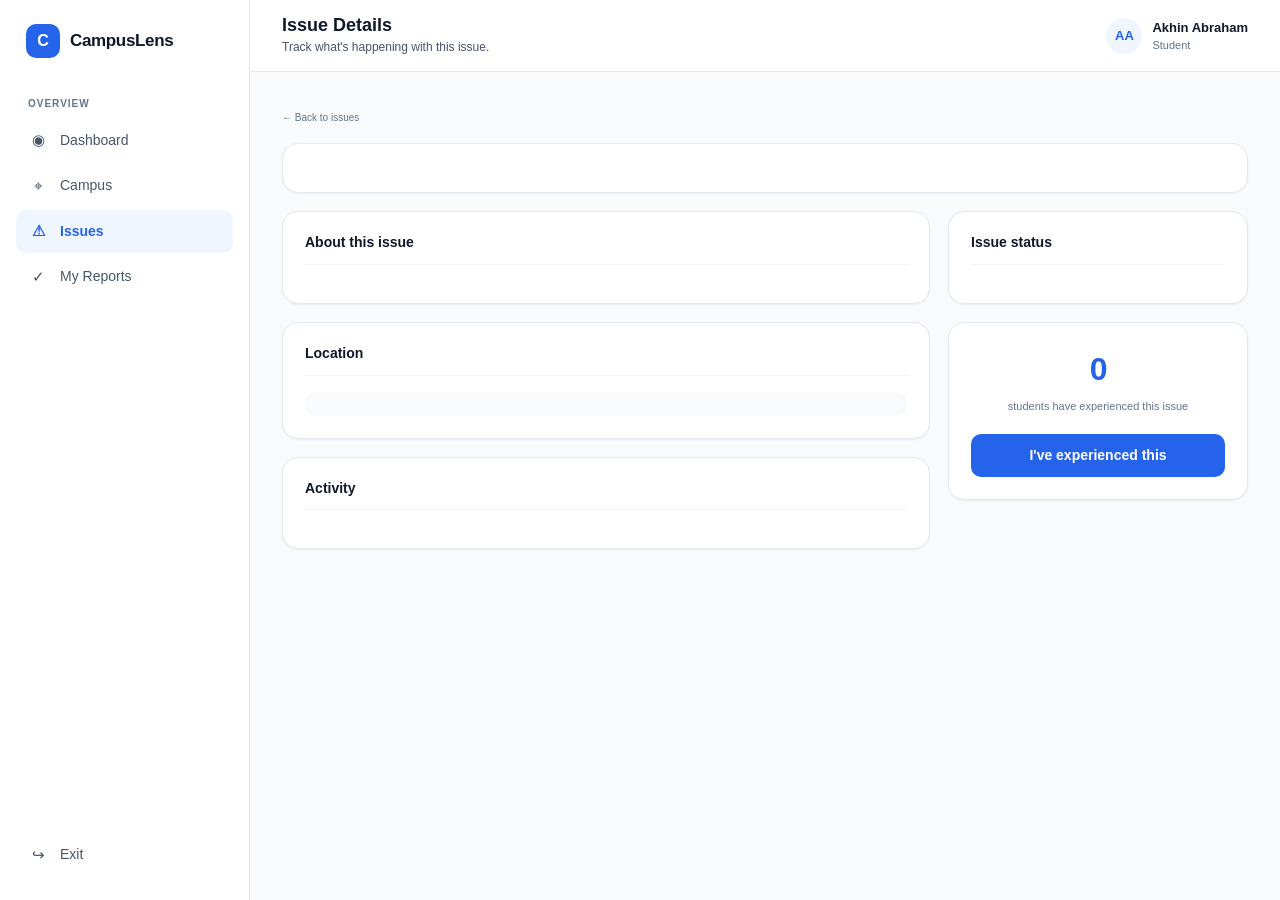
<file: student/issue.html>
<!DOCTYPE html>
<html lang="en">

<head>

    <meta charset="UTF-8">

    <meta
        name="viewport"
        content="width=device-width, initial-scale=1.0"
    >

    <title>Issue Details — CampusLens</title>

    <link rel="stylesheet" href="../css/main.css">
    <link rel="stylesheet" href="../css/components.css">
    <link rel="stylesheet" href="../css/pages.css">

</head>


<body>

    <div class="app">


        <!-- =========================================
             SIDEBAR
             ========================================= -->

        <aside class="sidebar">

            <div class="sidebar-brand">

                <span class="brand-mark">
                    C
                </span>

                <span>
                    CampusLens
                </span>

            </div>


            <div class="sidebar-section">

                <div class="sidebar-section-title">
                    Overview
                </div>

                <nav class="sidebar-nav">

                    <a
                        href="dashboard.html"
                        class="sidebar-link"
                    >
                        <span class="sidebar-icon">◉</span>
                        Dashboard
                    </a>


                    <a
                        href="campus.html"
                        class="sidebar-link"
                    >
                        <span class="sidebar-icon">⌖</span>
                        Campus
                    </a>


                    <a
                        href="issues.html"
                        class="sidebar-link active"
                    >
                        <span class="sidebar-icon">⚠</span>
                        Issues
                    </a>


                    <a
                        href="reports.html"
                        class="sidebar-link"
                    >
                        <span class="sidebar-icon">✓</span>
                        My Reports
                    </a>

                </nav>

            </div>


            <div class="sidebar-bottom">

                <a
                    href="../index.html"
                    class="sidebar-link"
                >
                    <span class="sidebar-icon">↪</span>
                    Exit
                </a>

            </div>

        </aside>


        <!-- =========================================
             MAIN
             ========================================= -->

        <main class="app-main">


            <!-- HEADER -->

            <header class="app-header">

                <div class="header-title">

                    <h1>
                        Issue Details
                    </h1>

                    <p>
                        Track what's happening with this issue.
                    </p>

                </div>


                <div class="header-actions">


                    <div class="user-profile">

<div class="user-avatar" data-user-initials>
                        AA
                    </div>

                    <div class="user-info">

                        <span class="user-name" data-user-name>
                            Akhin Abraham
                        </span>

                        <span class="user-role" data-user-role>
                                Student
                            </span>

                        </div>

                    </div>

                </div>

            </header>


            <!-- =========================================
                 CONTENT
                 ========================================= -->

            <section class="page-content">


                <div class="issue-detail-page">


                    <a
                        href="issues.html"
                        class="back-link"
                    >
                        ← Back to issues
                    </a>


                    <!-- =================================
                         ISSUE HEADER
                         ================================= -->

                    <div
                        class="issue-detail-header"
                        id="issueDetailHeader"
                    ></div>


                    <!-- =================================
                         ISSUE CONTENT GRID
                         ================================= -->

                    <div class="issue-detail-grid">


                        <!-- MAIN CONTENT -->

                        <div class="issue-detail-main">


                            <!-- DESCRIPTION -->

                            <section class="detail-card">

                                <div class="detail-card-header">

                                    <h3>
                                        About this issue
                                    </h3>

                                </div>


                                <div
                                    id="issueDescription"
                                    class="issue-description"
                                ></div>

                            </section>


                            <!-- LOCATION -->

                            <section class="detail-card">

                                <div class="detail-card-header">

                                    <h3>
                                        Location
                                    </h3>

                                </div>


                                <div
                                    id="issueLocation"
                                    class="issue-location"
                                ></div>

                            </section>


                            <!-- ACTIVITY -->

                            <section class="detail-card">

                                <div class="detail-card-header">

                                    <h3>
                                        Activity
                                    </h3>

                                </div>


                                <div
                                    id="issueActivity"
                                    class="issue-activity"
                                ></div>

                            </section>

                        </div>


                        <!-- SIDEBAR -->

                        <aside class="issue-detail-sidebar">


                            <!-- STATUS -->

                            <section class="detail-card">

                                <div class="detail-card-header">

                                    <h3>
                                        Issue status
                                    </h3>

                                </div>


                                <div
                                    id="issueTimeline"
                                    class="issue-timeline"
                                ></div>

                            </section>


                            <!-- COMMUNITY -->

                            <section class="detail-card">

                                <div class="community-card">

                                    <div class="community-number">
                                        <span
                                            id="reportCount"
                                        >
                                            0
                                        </span>
                                    </div>

                                    <p>
                                        students have experienced
                                        this issue
                                    </p>


                                    <button
                                        id="confirmIssueButton"
                                        class="btn btn-primary community-button"
                                    >
                                        I've experienced this
                                    </button>

                                </div>

                            </section>


                        </aside>


                    </div>


                </div>

            </section>


        </main>

    </div>


    <script src="../js/data.js"></script>
    <script src="../js/app.js"></script>
    <script src="../js/student/issue.js"></script>

</body>

</html>
</file>
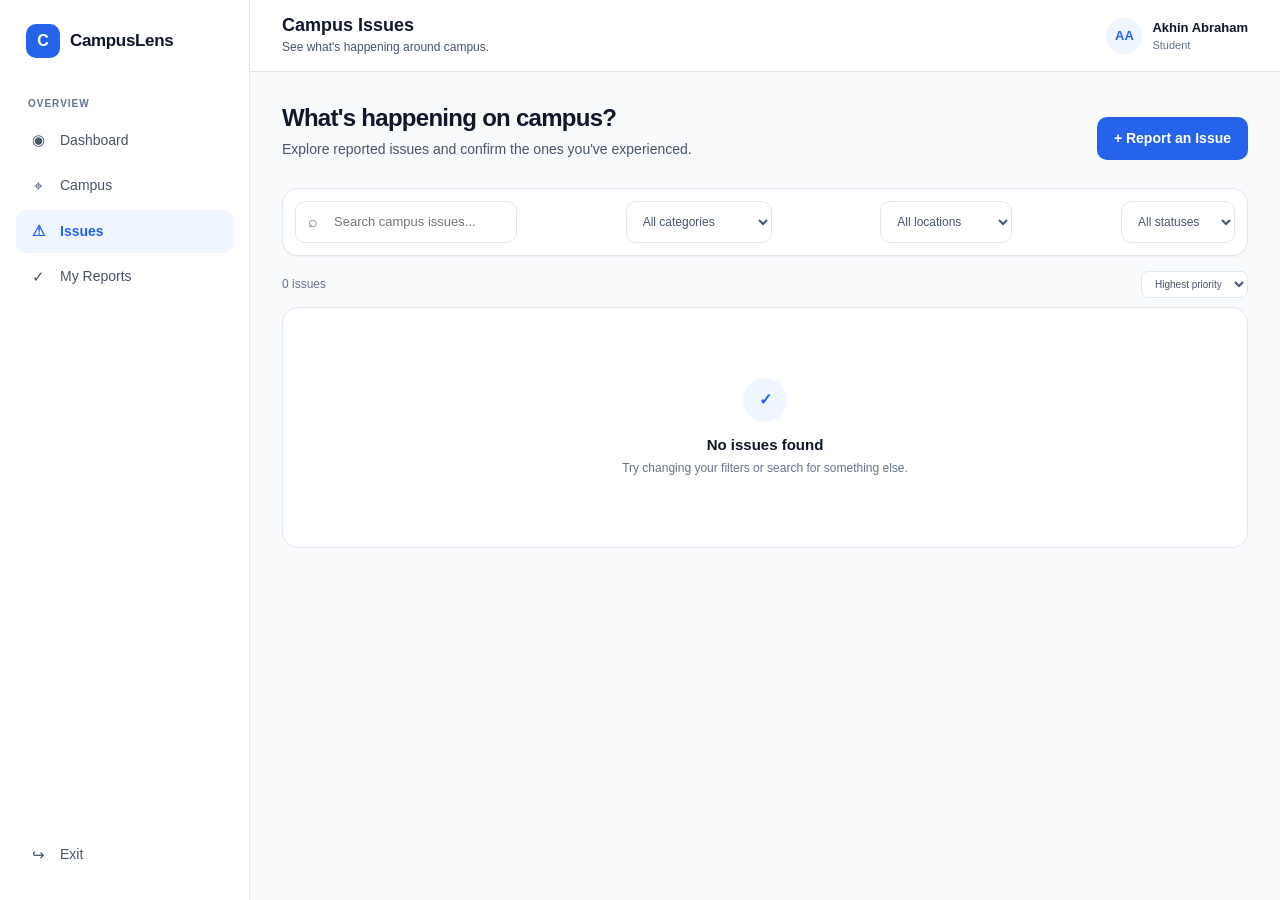
<file: student/issues.html>
<!DOCTYPE html>
<html lang="en">

<head>

    <meta charset="UTF-8">

    <meta
        name="viewport"
        content="width=device-width, initial-scale=1.0"
    >

    <title>Campus Issues — CampusLens</title>

    <link rel="stylesheet" href="../css/main.css">
    <link rel="stylesheet" href="../css/components.css">
    <link rel="stylesheet" href="../css/pages.css">

</head>


<body>

    <div class="app">


        <!-- =========================================
             SIDEBAR
             ========================================= -->

        <aside class="sidebar">

            <div class="sidebar-brand">

                <span class="brand-mark">
                    C
                </span>

                <span>
                    CampusLens
                </span>

            </div>


            <div class="sidebar-section">

                <div class="sidebar-section-title">
                    Overview
                </div>

                <nav class="sidebar-nav">

                    <a
                        href="dashboard.html"
                        class="sidebar-link"
                    >
                        <span class="sidebar-icon">◉</span>
                        Dashboard
                    </a>


                    <a
                        href="campus.html"
                        class="sidebar-link"
                    >
                        <span class="sidebar-icon">⌖</span>
                        Campus
                    </a>


                    <a
                        href="issues.html"
                        class="sidebar-link active"
                    >
                        <span class="sidebar-icon">⚠</span>
                        Issues
                    </a>


                    <a
                        href="reports.html"
                        class="sidebar-link"
                    >
                        <span class="sidebar-icon">✓</span>
                        My Reports
                    </a>

                </nav>

            </div>


            <div class="sidebar-bottom">

                <a
                    href="../index.html"
                    class="sidebar-link"
                >
                    <span class="sidebar-icon">↪</span>
                    Exit
                </a>

            </div>

        </aside>


        <!-- =========================================
             MAIN
             ========================================= -->

        <main class="app-main">


            <!-- HEADER -->

            <header class="app-header">

                <div class="header-title">

                    <h1>
                        Campus Issues
                    </h1>

                    <p>
                        See what's happening around campus.
                    </p>

                </div>


                <div class="header-actions">

                    <button class="mobile-menu-button" aria-label="Toggle menu" type="button">
                        ☰
                    </button>


                    <div class="user-profile">

<div class="user-avatar" data-user-initials>
                        AA
                    </div>

                    <div class="user-info">

                        <span class="user-name" data-user-name>
                            Akhin Abraham
                        </span>

                        <span class="user-role" data-user-role>
                                Student
                            </span>

                        </div>

                    </div>

                </div>

            </header>


            <!-- =========================================
                 PAGE
                 ========================================= -->

            <section class="page-content">


                <div class="issues-page">


                    <!-- PAGE INTRO -->

                    <div class="issues-intro">

                        <div>

                            <h2>
                                What's happening on campus?
                            </h2>

                            <p>
                                Explore reported issues and
                                confirm the ones you've experienced.
                            </p>

                        </div>


                        <a
                            href="report.html"
                            class="btn btn-primary"
                        >
                            + Report an Issue
                        </a>

                    </div>


                    <!-- =====================================
                         SEARCH + FILTERS
                         ===================================== -->

                    <div class="issues-toolbar">


                        <div class="search-wrapper">

                            <span class="search-icon">
                                ⌕
                            </span>

                            <input
                                type="search"
                                id="issueSearch"
                                placeholder="Search campus issues..."
                            >

                        </div>


                        <select id="categoryFilter">

                            <option value="all">
                                All categories
                            </option>

                            <option value="infrastructure">
                                Infrastructure
                            </option>

                            <option value="wifi">
                                Wi-Fi / Network
                            </option>

                            <option value="cleanliness">
                                Cleanliness
                            </option>

                            <option value="water">
                                Water & Sanitation
                            </option>

                            <option value="electricity">
                                Electricity
                            </option>

                            <option value="ac">
                                Air Conditioning
                            </option>

                            <option value="cafeteria">
                                Cafeteria
                            </option>

                            <option value="accessibility">
                                Accessibility
                            </option>

                        </select>


                        <select id="locationFilter">

                            <option value="all">
                                All locations
                            </option>

                            <option value="block-a">
                                Block A
                            </option>

                            <option value="block-b">
                                Block B
                            </option>

                            <option value="block-c">
                                Block C
                            </option>

                            <option value="library">
                                Library
                            </option>

                            <option value="cafeteria">
                                Cafeteria
                            </option>

                            <option value="auditorium">
                                Auditorium
                            </option>

                            <option value="sports">
                                Sports Complex
                            </option>

                        </select>


                        <select id="statusFilter">

                            <option value="all">
                                All statuses
                            </option>

                            <option value="reported">
                                Reported
                            </option>

                            <option value="investigating">
                                Investigating
                            </option>

                            <option value="resolved">
                                Resolved
                            </option>

                        </select>

                    </div>


                    <!-- RESULTS HEADER -->

                    <div class="issues-results-header">

                        <span id="resultsCount">
                            0 issues
                        </span>


                        <select id="sortIssues">

                            <option value="priority">
                                Highest priority
                            </option>

                            <option value="recent">
                                Most recent
                            </option>

                            <option value="reports">
                                Most reported
                            </option>

                        </select>

                    </div>


                    <!-- ISSUE LIST -->

                    <div
                        class="issues-list"
                        id="issuesList"
                    ></div>


                    <!-- EMPTY STATE -->

                    <div
                        class="issues-empty"
                        id="issuesEmpty"
                    >

                        <div class="empty-icon">
                            ✓
                        </div>

                        <h3>
                            No issues found
                        </h3>

                        <p>
                            Try changing your filters or
                            search for something else.
                        </p>

                    </div>


                </div>

            </section>


        </main>

    </div>


    <script src="../js/data.js"></script>
    <script src="../js/app.js"></script>
    <script src="../js/student/issues.js"></script>
    <script>
        document.addEventListener("DOMContentLoaded", () => {
            const issuesList = document.getElementById("issuesList");
            const issuesEmpty = document.getElementById("issuesEmpty");
            const resultsCount = document.getElementById("resultsCount");
            if (!issuesList || !issuesEmpty || !resultsCount) return;
            try {
                const issues = JSON.parse(localStorage.getItem("campusLensIssues") || "[]")
                    .sort((a, b) => new Date(b.createdAt) - new Date(a.createdAt));
                issuesList.innerHTML = "";
                resultsCount.textContent = `${issues.length} ${issues.length === 1 ? "issue" : "issues"}`;
                if (issues.length === 0) {
                    issuesEmpty.classList.add("visible");
                    return;
                }
                issuesEmpty.classList.remove("visible");
                issues.forEach((issue) => {
                    const card = document.createElement("article");
                    card.className = "issue-card";
                    card.dataset.issueId = issue.id;
                    card.innerHTML = `
                        <div class="issue-main">
                            <div class="issue-card-top">
                                <span class="issue-status ${issue.status}">${issue.status}</span>
                                <span class="issue-severity"><span class="issue-severity-dot ${issue.severity}"></span>${issue.severity}</span>
                            </div>
                            <h3>${issue.title}</h3>
                            <p class="issue-card-description">${issue.description}</p>
                            <div class="issue-meta">
                                <span>⌖ ${issue.location}</span>
                                <span># ${issue.category}</span>
                                <span>${new Date(issue.createdAt).toLocaleDateString()}</span>
                            </div>
                        </div>
                        <div class="issue-actions">
                            <span class="issue-reports">${issue.reports || 1} ${(issue.reports || 1) === 1 ? "student" : "students"}</span>
                            <button class="confirm-button" data-id="${issue.id}">I've experienced this</button>
                        </div>
                    `;
                    issuesList.appendChild(card);
                });
            } catch (error) {
                console.error("Issue list fallback failed", error);
            }
        });
    </script>

</body>

</html>
</file>
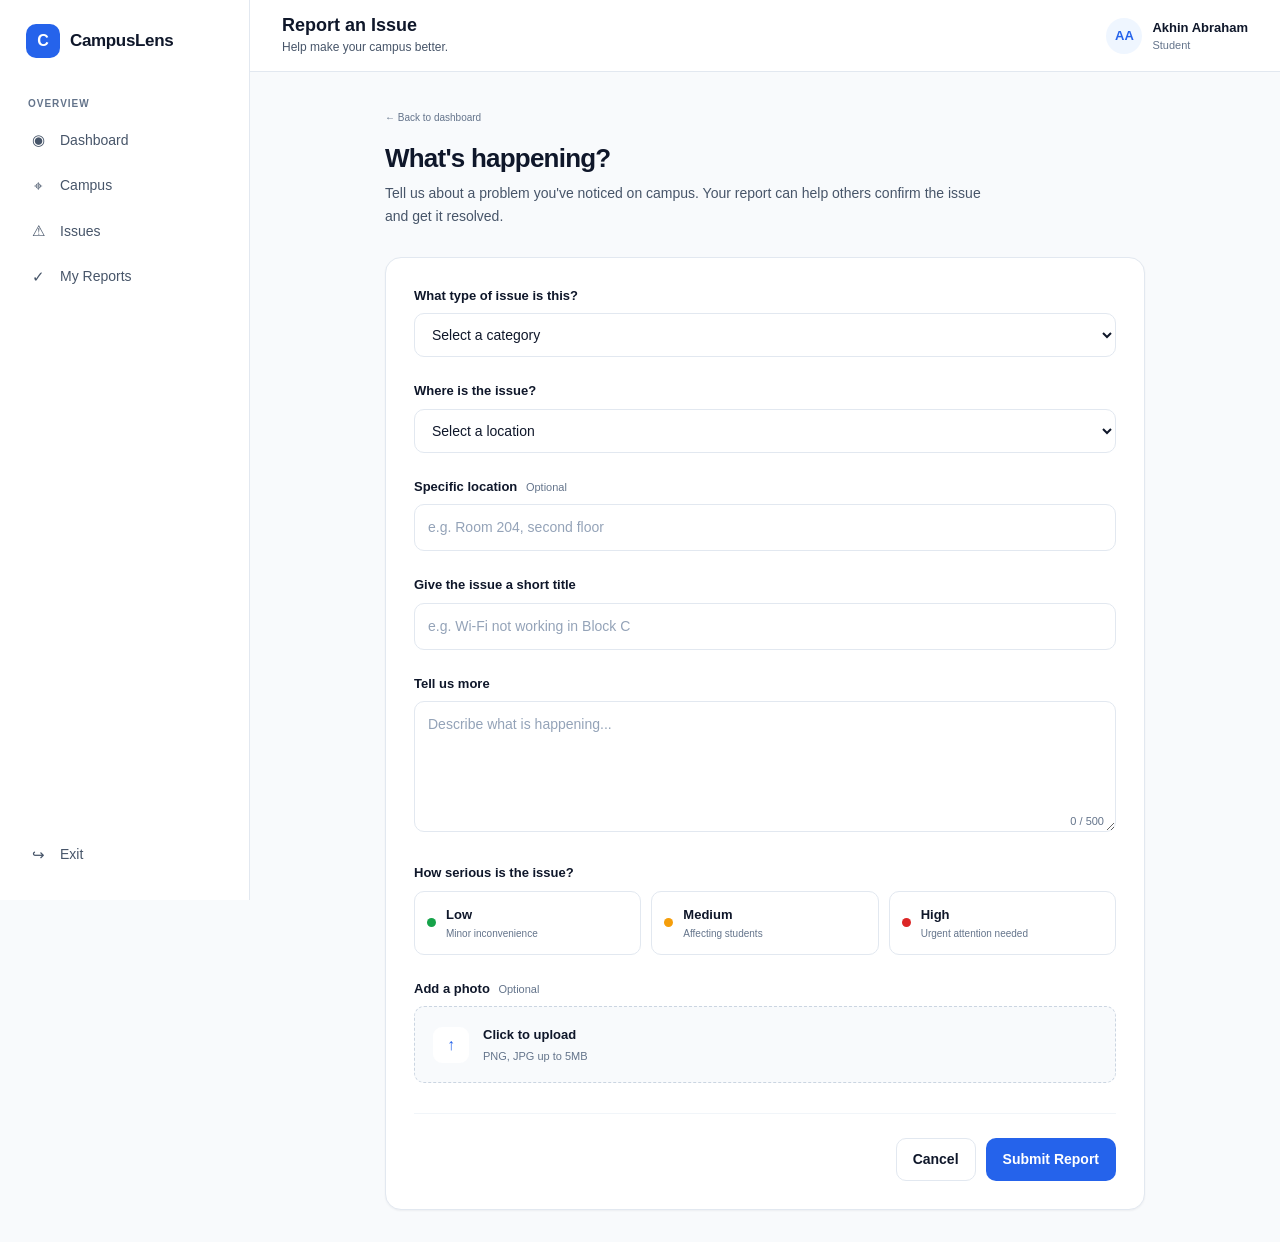
<file: student/report.html>
<!DOCTYPE html>
<html lang="en">

<head>

    <meta charset="UTF-8">

    <meta
        name="viewport"
        content="width=device-width, initial-scale=1.0"
    >

    <title>Report an Issue — CampusLens</title>

    <link rel="stylesheet" href="../css/main.css">
    <link rel="stylesheet" href="../css/components.css">
    <link rel="stylesheet" href="../css/pages.css">
    

</head>


<body>

    <div class="app">


        <!-- =========================================
             SIDEBAR
             ========================================= -->

        <aside class="sidebar">

            <div class="sidebar-brand">

                <span class="brand-mark">
                    C
                </span>

                <span>
                    CampusLens
                </span>

            </div>


            <div class="sidebar-section">

                <div class="sidebar-section-title">
                    Overview
                </div>

                <nav class="sidebar-nav">

                    <a
                        href="dashboard.html"
                        class="sidebar-link"
                    >
                        <span class="sidebar-icon">◉</span>
                        Dashboard
                    </a>


                    <a
                        href="campus.html"
                        class="sidebar-link"
                    >
                        <span class="sidebar-icon">⌖</span>
                        Campus
                    </a>


                    <a
                        href="issues.html"
                        class="sidebar-link"
                    >
                        <span class="sidebar-icon">⚠</span>
                        Issues
                    </a>


                    <a
                        href="reports.html"
                        class="sidebar-link"
                    >
                        <span class="sidebar-icon">✓</span>
                        My Reports
                    </a>

                </nav>

            </div>


            <div class="sidebar-bottom">

                <a
                    href="../index.html"
                    class="sidebar-link"
                >
                    <span class="sidebar-icon">↪</span>
                    Exit
                </a>

            </div>

        </aside>


        <!-- =========================================
             MAIN
             ========================================= -->

        <main class="app-main">


            <!-- Header -->

            <header class="app-header">

                <div class="header-title">

                    <h1>
                        Report an Issue
                    </h1>

                    <p>
                        Help make your campus better.
                    </p>

                </div>


                <div class="header-actions">

                    <button class="mobile-menu-button" aria-label="Toggle menu" type="button">
                        ☰
                    </button>


                    <div class="user-profile">

                        <div class="user-avatar" data-user-initials>
                            AA
                        </div>

                        <div class="user-info">

                            <span class="user-name" data-user-name>
                                Akhin Abraham
                            </span>

                            <span class="user-role" data-user-role>
                                Student
                            </span>

                        </div>

                    </div>

                </div>

            </header>


            <!-- =========================================
                 REPORT FORM
                 ========================================= -->

            <section class="page-content">


                <div class="report-page">


                    <!-- Introduction -->

                    <div class="report-intro">

                        <a
                            href="dashboard.html"
                            class="back-link"
                        >
                            ← Back to dashboard
                        </a>

                        <h2>
                            What's happening?
                        </h2>

                        <p>
                            Tell us about a problem you've noticed
                            on campus. Your report can help others
                            confirm the issue and get it resolved.
                        </p>

                    </div>


                    <!-- Form -->

                    <form
                        class="report-form"
                        id="reportForm"
                    >


                        <!-- Category -->

                        <div class="form-group">

                            <label for="category">
                                What type of issue is this?
                            </label>

                            <select
                                id="category"
                                name="category"
                                required
                            >

                                <option value="">
                                    Select a category
                                </option>

                                <option value="infrastructure">
                                    Infrastructure
                                </option>

                                <option value="wifi">
                                    Wi-Fi / Network
                                </option>

                                <option value="cleanliness">
                                    Cleanliness
                                </option>

                                <option value="water">
                                    Water & Sanitation
                                </option>

                                <option value="electricity">
                                    Electricity
                                </option>

                                <option value="ac">
                                    Air Conditioning
                                </option>

                                <option value="cafeteria">
                                    Cafeteria
                                </option>

                                <option value="accessibility">
                                    Accessibility
                                </option>

                                <option value="other">
                                    Other
                                </option>

                            </select>

                        </div>


                        <!-- Location -->

                        <div class="form-group">

                            <label for="location">
                                Where is the issue?
                            </label>

                            <select
                                id="location"
                                name="location"
                                required
                            >

                                <option value="">
                                    Select a location
                                </option>

                                <option value="block-a">
                                    Block A
                                </option>

                                <option value="block-b">
                                    Block B
                                </option>

                                <option value="block-c">
                                    Block C
                                </option>

                                <option value="library">
                                    Library
                                </option>

                                <option value="cafeteria">
                                    Cafeteria
                                </option>

                                <option value="auditorium">
                                    Auditorium
                                </option>

                                <option value="sports">
                                    Sports Complex
                                </option>

                            </select>

                        </div>


                        <!-- Specific location -->

                        <div class="form-group">

                            <label for="specificLocation">

                                Specific location
                                <span class="optional">
                                    Optional
                                </span>

                            </label>

                            <input
                                type="text"
                                id="specificLocation"
                                name="specificLocation"
                                placeholder="e.g. Room 204, second floor"
                            >

                        </div>


                        <!-- Title -->

                        <div class="form-group">

                            <label for="title">
                                Give the issue a short title
                            </label>

                            <input
                                type="text"
                                id="title"
                                name="title"
                                placeholder="e.g. Wi-Fi not working in Block C"
                                maxlength="80"
                                required
                            >

                        </div>


                        <!-- Description -->

                        <div class="form-group">

                            <label for="description">
                                Tell us more
                            </label>

                            <textarea
                                id="description"
                                name="description"
                                rows="5"
                                maxlength="500"
                                placeholder="Describe what is happening..."
                                required
                            ></textarea>

                            <div class="character-count">
                                <span id="characterCount">0</span>
                                / 500
                            </div>

                        </div>


                        <!-- Severity -->

                        <div class="form-group">

                            <label>
                                How serious is the issue?
                            </label>

                            <div class="severity-options">


                                <label class="severity-option">

                                    <input
                                        type="radio"
                                        name="severity"
                                        value="low"
                                        required
                                    >

                                    <span class="severity-card">

                                        <span class="severity-dot low"></span>

                                        <span>
                                            <strong>Low</strong>
                                            <small>
                                                Minor inconvenience
                                            </small>
                                        </span>

                                    </span>

                                </label>


                                <label class="severity-option">

                                    <input
                                        type="radio"
                                        name="severity"
                                        value="medium"
                                    >

                                    <span class="severity-card">

                                        <span class="severity-dot medium"></span>

                                        <span>
                                            <strong>Medium</strong>
                                            <small>
                                                Affecting students
                                            </small>
                                        </span>

                                    </span>

                                </label>


                                <label class="severity-option">

                                    <input
                                        type="radio"
                                        name="severity"
                                        value="high"
                                    >

                                    <span class="severity-card">

                                        <span class="severity-dot high"></span>

                                        <span>
                                            <strong>High</strong>
                                            <small>
                                                Urgent attention needed
                                            </small>
                                        </span>

                                    </span>

                                </label>

                            </div>

                        </div>


                        <!-- Photo -->

                        <div class="form-group">

                            <label for="photo">

                                Add a photo
                                <span class="optional">
                                    Optional
                                </span>

                            </label>

                            <label
                                class="upload-box"
                                for="photo"
                            >

                                <span class="upload-icon">
                                    ↑
                                </span>

                                <span>
                                    <strong>
                                        Click to upload
                                    </strong>

                                    <small>
                                        PNG, JPG up to 5MB
                                    </small>
                                </span>

                            </label>

                            <input
                                type="file"
                                id="photo"
                                name="photo"
                                accept="image/png,image/jpeg"
                                hidden
                            >

                        </div>


                        <!-- Submit -->

                        <div class="form-actions">

                            <a
                                href="dashboard.html"
                                class="btn btn-secondary"
                            >
                                Cancel
                            </a>

                            <button
                                type="submit"
                                class="btn btn-primary"
                            >
                                Submit Report
                            </button>

                        </div>


                    </form>

                </div>

            </section>


        </main>

    </div>


    <script src="../js/data.js"></script>
    <script src="../js/app.js"></script>
    <script src="../js/student/report.js"></script>

</body>

</html>
</file>
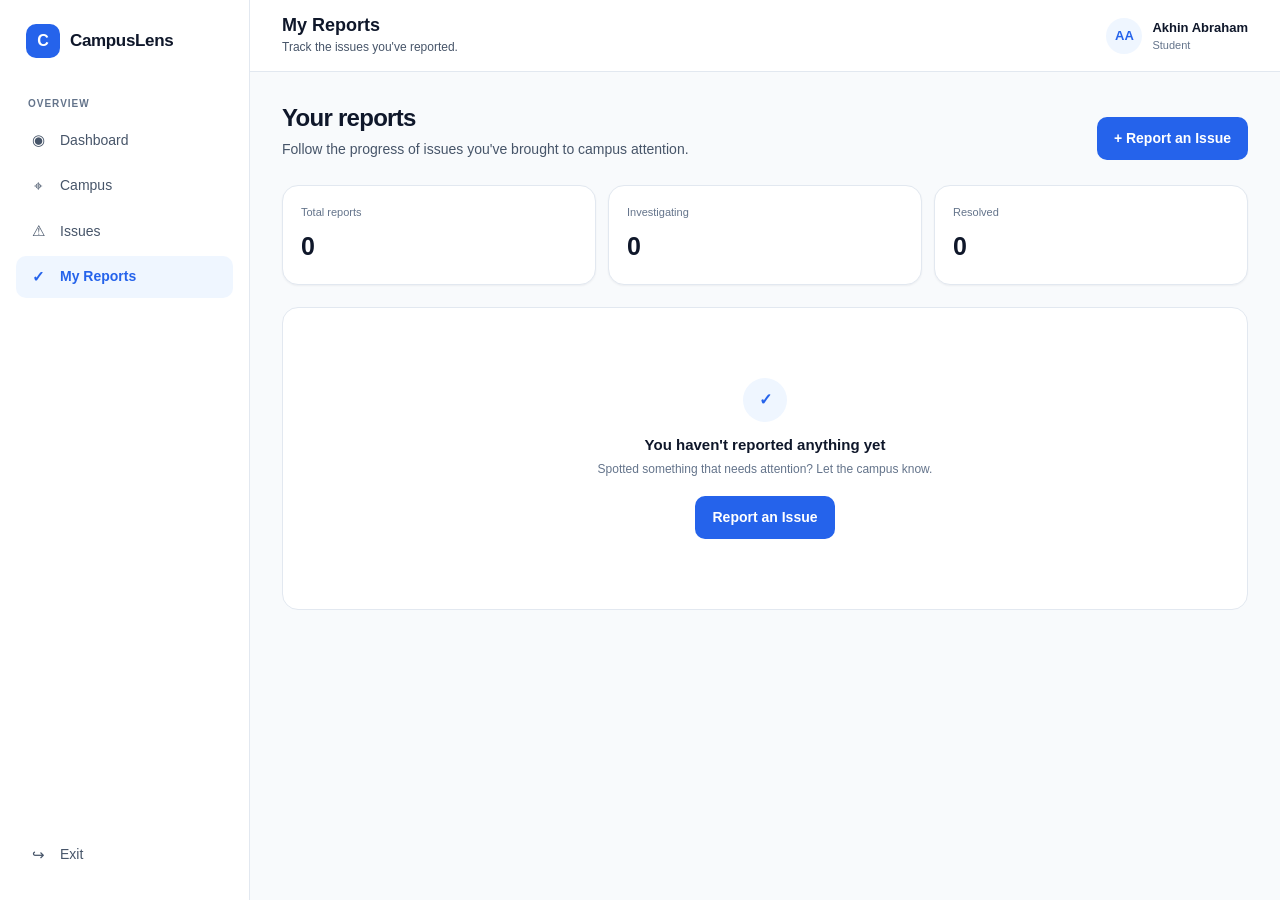
<file: student/reports.html>
<!DOCTYPE html>
<html lang="en">

<head>

    <meta charset="UTF-8">

    <meta
        name="viewport"
        content="width=device-width, initial-scale=1.0"
    >

    <title>My Reports — CampusLens</title>

    <link rel="stylesheet" href="../css/main.css">
    <link rel="stylesheet" href="../css/components.css">
    <link rel="stylesheet" href="../css/pages.css">

</head>


<body>

    <div class="app">


        <!-- SIDEBAR -->

        <aside class="sidebar">

            <div class="sidebar-brand">

                <span class="brand-mark">
                    C
                </span>

                <span>
                    CampusLens
                </span>

            </div>


            <div class="sidebar-section">

                <div class="sidebar-section-title">
                    Overview
                </div>


                <nav class="sidebar-nav">

                    <a
                        href="dashboard.html"
                        class="sidebar-link"
                    >
                        <span class="sidebar-icon">◉</span>
                        Dashboard
                    </a>


                    <a
                        href="campus.html"
                        class="sidebar-link"
                    >
                        <span class="sidebar-icon">⌖</span>
                        Campus
                    </a>


                    <a
                        href="issues.html"
                        class="sidebar-link"
                    >
                        <span class="sidebar-icon">⚠</span>
                        Issues
                    </a>


                    <a
                        href="reports.html"
                        class="sidebar-link active"
                    >
                        <span class="sidebar-icon">✓</span>
                        My Reports
                    </a>

                </nav>

            </div>


            <div class="sidebar-bottom">

                <a
                    href="../index.html"
                    class="sidebar-link"
                >
                    <span class="sidebar-icon">↪</span>
                    Exit
                </a>

            </div>

        </aside>


        <!-- MAIN -->

        <main class="app-main">


            <!-- HEADER -->

            <header class="app-header">

                <div class="header-title">

                    <h1>
                        My Reports
                    </h1>

                    <p>
                        Track the issues you've reported.
                    </p>

                </div>


                <div class="header-actions">

                    <button class="mobile-menu-button" aria-label="Toggle menu" type="button">
                        ☰
                    </button>


                    <div class="user-profile">

                        <div class="user-avatar" data-user-initials>
                            AA
                        </div>

                        <div class="user-info">

                            <span class="user-name" data-user-name>
                                Akhin Abraham
                            </span>

                            <span class="user-role" data-user-role>
                                Student
                            </span>

                        </div>

                    </div>

                </div>

            </header>


            <!-- CONTENT -->

            <section class="page-content">


                <div class="reports-page">


                    <!-- INTRO -->

                    <div class="reports-intro">

                        <div>

                            <h2>
                                Your reports
                            </h2>

                            <p>
                                Follow the progress of issues
                                you've brought to campus attention.
                            </p>

                        </div>


                        <a
                            href="report.html"
                            class="btn btn-primary"
                        >
                            + Report an Issue
                        </a>

                    </div>


                    <!-- STATS -->

                    <div class="reports-stats">

                        <div class="report-stat-card">

                            <span>
                                Total reports
                            </span>

                            <strong id="totalReports">
                                0
                            </strong>

                        </div>


                        <div class="report-stat-card">

                            <span>
                                Investigating
                            </span>

                            <strong id="activeReports">
                                0
                            </strong>

                        </div>


                        <div class="report-stat-card">

                            <span>
                                Resolved
                            </span>

                            <strong id="resolvedReports">
                                0
                            </strong>

                        </div>

                    </div>


                    <!-- REPORT LIST -->

                    <div
                        class="reports-list"
                        id="reportsList"
                    ></div>


                    <!-- EMPTY STATE -->

                    <div
                        class="reports-empty"
                        id="reportsEmpty"
                    >

                        <div class="empty-icon">
                            ✓
                        </div>

                        <h3>
                            You haven't reported anything yet
                        </h3>

                        <p>
                            Spotted something that needs attention?
                            Let the campus know.
                        </p>


                        <a
                            href="report.html"
                            class="btn btn-primary"
                        >
                            Report an Issue
                        </a>

                    </div>


                </div>

            </section>


        </main>

    </div>


    <script src="../js/data.js"></script>
    <script src="../js/app.js"></script>
    <script src="../js/student/reports.js"></script>
    <script>
        document.addEventListener("DOMContentLoaded", () => {
            const reportsList = document.getElementById("reportsList");
            const reportsEmpty = document.getElementById("reportsEmpty");
            const totalReports = document.getElementById("totalReports");
            const activeReports = document.getElementById("activeReports");
            const resolvedReports = document.getElementById("resolvedReports");
            if (!reportsList || !reportsEmpty || !totalReports || !activeReports || !resolvedReports) return;
            try {
                const currentUser = getCurrentUser().name;
                const reports = JSON.parse(localStorage.getItem("campusLensIssues") || "[]")
                    .filter(issue => issue.reportedBy === currentUser)
                    .sort((a, b) => new Date(b.createdAt) - new Date(a.createdAt));
                totalReports.textContent = reports.length;
                activeReports.textContent = reports.filter(issue => issue.status === "reported" || issue.status === "investigating" || issue.status === "in_progress").length;
                resolvedReports.textContent = reports.filter(issue => issue.status === "resolved").length;
                reportsList.innerHTML = "";
                if (reports.length === 0) {
                    reportsEmpty.classList.add("visible");
                    return;
                }
                reportsEmpty.classList.remove("visible");
                reports.forEach((issue) => {
                    const card = document.createElement("article");
                    card.className = "report-card";
                    card.dataset.issueId = issue.id;
                    card.innerHTML = `
                        <div>
                            <div class="issue-card-top">
                                <span class="issue-status ${issue.status}">${issue.status}</span>
                                <span class="issue-severity"><span class="issue-severity-dot ${issue.severity}"></span>${issue.severity}</span>
                            </div>
                            <h3>${issue.title}</h3>
                            <p class="report-card-description">${issue.description}</p>
                            <div class="report-meta">
                                <span>⌖ ${issue.location}</span>
                                <span># ${issue.category}</span>
                                <span>${issue.reports || 1} ${(issue.reports || 1) === 1 ? "student affected" : "students affected"}</span>
                            </div>
                        </div>
                        <div class="report-card-side">
                            <span class="report-date">Reported ${new Date(issue.createdAt).toLocaleDateString()}</span>
                            <span>→</span>
                        </div>
                    `;
                    reportsList.appendChild(card);
                });
            } catch (error) {
                console.error("Reports fallback failed", error);
            }
        });
    </script>

</body>

</html>
</file>
<file: css/main.css>
/* =========================================
   CAMPUSLENS — GLOBAL STYLES
   ========================================= */

:root {
    /* Brand */
    --primary: #2563EB;
    --primary-dark: #1D4ED8;
    --primary-light: #EFF6FF;

    /* Backgrounds */
    --background: #F8FAFC;
    --surface: #FFFFFF;

    /* Text */
    --text-primary: #0F172A;
    --text-secondary: #475569;
    --text-muted: #64748B;

    /* Borders */
    --border: #E2E8F0;
    --border-light: #F1F5F9;

    /* Status */
    --success: #16A34A;
    --success-light: #F0FDF4;

    --warning: #F59E0B;
    --warning-light: #FFFBEB;

    --danger: #DC2626;
    --danger-light: #FEF2F2;

    --info: #0EA5E9;
    --info-light: #F0F9FF;

    /* Shadows */
    --shadow-sm: 0 1px 2px rgba(15, 23, 42, 0.05);
    --shadow-md: 0 4px 12px rgba(15, 23, 42, 0.08);

    /* Radius */
    --radius-sm: 6px;
    --radius-md: 10px;
    --radius-lg: 16px;
    --radius-xl: 24px;

    /* Layout */
    --sidebar-width: 250px;
    --header-height: 72px;
}


/* =========================================
   RESET
   ========================================= */

* {
    margin: 0;
    padding: 0;
    box-sizing: border-box;
}

html {
    scroll-behavior: smooth;
}

body {
    font-family: -apple-system, BlinkMacSystemFont, "Segoe UI",
        Roboto, Helvetica, Arial, sans-serif;

    background: var(--background);
    color: var(--text-primary);

    line-height: 1.5;
}

a {
    color: inherit;
    text-decoration: none;
}

button,
input,
textarea,
select {
    font: inherit;
}

button {
    cursor: pointer;
}

img {
    max-width: 100%;
    display: block;
}


/* =========================================
   TYPOGRAPHY
   ========================================= */

h1,
h2,
h3,
h4,
h5,
h6 {
    color: var(--text-primary);
    line-height: 1.2;
}

h1 {
    font-size: 2rem;
    font-weight: 700;
}

h2 {
    font-size: 1.5rem;
    font-weight: 650;
}

h3 {
    font-size: 1.125rem;
    font-weight: 600;
}

p {
    color: var(--text-secondary);
}


/* =========================================
   UTILITY CLASSES
   ========================================= */

.text-muted {
    color: var(--text-muted);
}

.text-success {
    color: var(--success);
}

.text-warning {
    color: var(--warning);
}

.text-danger {
    color: var(--danger);
}

.hidden {
    display: none !important;
}

/* =========================================
   APPLICATION LAYOUT
   ========================================= */

.app {
    min-height: 100vh;
}


/* =========================================
   SIDEBAR
   ========================================= */

.sidebar {
    position: fixed;

    top: 0;
    left: 0;
    bottom: 0;

    width: var(--sidebar-width);

    display: flex;
    flex-direction: column;

    padding: 24px 16px;

    background: var(--surface);

    border-right: 1px solid var(--border);

    z-index: 100;
}

.sidebar-brand {
    display: flex;
    align-items: center;
    gap: 10px;

    padding: 0 10px;

    margin-bottom: 38px;
}

.sidebar-brand .brand-mark {
    width: 34px;
    height: 34px;

    display: flex;
    align-items: center;
    justify-content: center;

    border-radius: 10px;

    background: var(--primary);
    color: white;

    font-size: 16px;
    font-weight: 700;
}

.sidebar-brand span:last-child {
    font-size: 17px;
    font-weight: 700;

    letter-spacing: -0.02em;
}


/* =========================================
   SIDEBAR NAVIGATION
   ========================================= */

.sidebar-section {
    margin-bottom: 28px;
}

.sidebar-section-title {
    padding: 0 12px;

    margin-bottom: 8px;

    color: var(--text-muted);

    font-size: 10px;
    font-weight: 700;

    letter-spacing: 0.1em;
    text-transform: uppercase;
}

.sidebar-nav {
    display: flex;
    flex-direction: column;
    gap: 3px;
}

.sidebar-link {
    display: flex;
    align-items: center;
    gap: 12px;

    padding: 10px 12px;

    border-radius: var(--radius-md);

    color: var(--text-secondary);

    font-size: 14px;
    font-weight: 500;

    transition: all 0.2s ease;
}

.sidebar-link:hover {
    background: var(--background);

    color: var(--text-primary);
}

.sidebar-link.active {
    background: var(--primary-light);

    color: var(--primary);

    font-weight: 600;
}

.sidebar-icon {
    width: 20px;

    display: flex;
    justify-content: center;

    font-size: 15px;
}


/* =========================================
   SIDEBAR BOTTOM
   ========================================= */

.sidebar-bottom {
    margin-top: auto;

    display: flex;
    flex-direction: column;
    gap: 3px;
}


/* =========================================
   MAIN CONTENT
   ========================================= */

.app-main {
    min-height: 100vh;

    margin-left: var(--sidebar-width);
}


/* =========================================
   TOP HEADER
   ========================================= */

.app-header {
    height: var(--header-height);

    display: flex;
    align-items: center;
    justify-content: space-between;

    padding: 0 32px;

    background: var(--surface);

    border-bottom: 1px solid var(--border);
}

.header-title h1 {
    font-size: 18px;
    font-weight: 650;
}

.header-title p {
    margin-top: 2px;

    font-size: 12px;
}

.header-actions {
    display: flex;
    align-items: center;
    gap: 14px;
}


/* =========================================
   NOTIFICATION
   ========================================= */

.notification-button {
    width: 36px;
    height: 36px;

    display: flex;
    align-items: center;
    justify-content: center;

    border: 1px solid var(--border);

    border-radius: 50%;

    background: var(--surface);

    color: var(--text-secondary);

    transition: 0.2s ease;
}

.notification-button:hover {
    background: var(--background);
}


/* =========================================
   USER PROFILE
   ========================================= */

.user-profile {
    display: flex;
    align-items: center;
    gap: 10px;
}

.user-avatar {
    width: 36px;
    height: 36px;

    display: flex;
    align-items: center;
    justify-content: center;

    border-radius: 50%;

    background: var(--primary-light);

    color: var(--primary);

    font-size: 13px;
    font-weight: 700;
}

.user-info {
    display: flex;
    flex-direction: column;
}

.user-name {
    color: var(--text-primary);

    font-size: 13px;
    font-weight: 600;
}

.user-role {
    color: var(--text-muted);

    font-size: 11px;
}


/* =========================================
   PAGE CONTENT
   ========================================= */

.page-content {
    padding: 32px;
}


/* =========================================
   PROFILE DRAWER
   ========================================= */

.profile-drawer {
    position: fixed;
    top: 0;
    right: 0;
    bottom: 0;
    width: min(100%, 360px);
    z-index: 200;
    display: flex;
    flex-direction: column;
    padding: 20px;
    background: var(--surface);
    border-left: 1px solid var(--border);
    box-shadow: -10px 0 30px rgba(15, 23, 42, 0.12);
    transform: translateX(100%);
    transition: transform 0.22s ease;
}

.profile-drawer.open {
    transform: translateX(0);
}

.profile-drawer-header {
    display: flex;
    align-items: center;
    justify-content: space-between;
    margin-bottom: 16px;
}

.profile-drawer-header h3 {
    font-size: 18px;
}

.profile-drawer-close,
.profile-drawer-cancel,
.profile-drawer-save {
    border: 1px solid var(--border);
    border-radius: var(--radius-md);
    background: var(--surface);
    color: var(--text-primary);
}

.profile-drawer-close {
    width: 32px;
    height: 32px;
    font-size: 18px;
}

.profile-drawer-body {
    display: flex;
    flex-direction: column;
    gap: 10px;
}

.profile-drawer-avatar {
    width: 72px;
    height: 72px;
    margin-bottom: 4px;
    display: flex;
    align-items: center;
    justify-content: center;
    border-radius: 50%;
    background: var(--primary-light);
    color: var(--primary);
    font-size: 24px;
    font-weight: 700;
}

.profile-drawer-label {
    margin-top: 4px;
    color: var(--text-primary);
    font-size: 13px;
    font-weight: 600;
}

.profile-drawer-input {
    width: 100%;
    padding: 10px 12px;
    border: 1px solid var(--border);
    border-radius: var(--radius-md);
    background: var(--surface);
    color: var(--text-primary);
}

.profile-drawer-actions {
    display: flex;
    justify-content: flex-end;
    gap: 8px;
    margin-top: 8px;
}

.profile-drawer-cancel,
.profile-drawer-save {
    padding: 8px 12px;
}

.profile-drawer-save {
    background: var(--primary);
    border-color: var(--primary);
    color: white;
}

/* =========================================
   MOBILE MENU BUTTON
   ========================================= */

.mobile-menu-button {
    display: none;

    width: 36px;
    height: 36px;

    align-items: center;
    justify-content: center;

    border: 1px solid var(--border);

    border-radius: var(--radius-md);

    background: var(--surface);

    color: var(--text-primary);
}


/* =========================================
   RESPONSIVE APP LAYOUT
   ========================================= */

@media (max-width: 900px) {

    .sidebar {
        transform: translateX(-100%);

        transition: transform 0.25s ease;
    }

    .sidebar.open {
        transform: translateX(0);
    }

    .app-main {
        margin-left: 0;
    }

    .mobile-menu-button {
        display: flex;
    }

    .app-header {
        padding: 0 20px;
    }

    .page-content {
        padding: 24px 20px;
    }

    .user-info {
        display: none;
    }
}
</file>
<file: css/components.css>
/* =========================================
   CAMPUSLENS — COMPONENTS
   ========================================= */


/* =========================================
   BUTTONS
   ========================================= */

.btn {
    display: inline-flex;
    align-items: center;
    justify-content: center;
    gap: 8px;

    padding: 10px 16px;

    border: 1px solid transparent;
    border-radius: var(--radius-md);

    font-size: 14px;
    font-weight: 600;

    transition: 0.2s ease;
}

.btn-primary {
    background: var(--primary);
    color: white;
}

.btn-primary:hover {
    background: var(--primary-dark);
}

.btn-secondary {
    background: var(--surface);
    color: var(--text-primary);
    border-color: var(--border);
}

.btn-secondary:hover {
    background: var(--background);
}


/* =========================================
   CARDS
   ========================================= */

.card {
    background: var(--surface);

    border: 1px solid var(--border);

    border-radius: var(--radius-lg);

    box-shadow: var(--shadow-sm);
}


/* =========================================
   STATUS BADGES
   ========================================= */

.status-badge {
    display: inline-flex;
    align-items: center;
    gap: 6px;

    padding: 5px 9px;

    border-radius: 999px;

    font-size: 12px;
    font-weight: 600;
}

.status-success {
    color: var(--success);
    background: var(--success-light);
}

.status-warning {
    color: var(--warning);
    background: var(--warning-light);
}

.status-danger {
    color: var(--danger);
    background: var(--danger-light);
}

.status-info {
    color: var(--info);
    background: var(--info-light);
}
</file>
<file: css/pages.css>
/* =========================================
   CAMPUSLENS — LANDING PAGE
   ========================================= */

.landing-page {
    min-height: 100vh;
    padding: 0 6vw 50px;

    display: flex;
    flex-direction: column;
}


/* =========================================
   NAVIGATION
   ========================================= */

.landing-nav {
    width: 100%;
    max-width: 1400px;
    margin: 0 auto;

    height: 80px;

    display: flex;
    align-items: center;
    justify-content: space-between;
}

.brand {
    display: flex;
    align-items: center;
    gap: 10px;

    font-size: 18px;
    font-weight: 700;
    letter-spacing: -0.02em;
}

.brand-mark {
    width: 34px;
    height: 34px;

    display: flex;
    align-items: center;
    justify-content: center;

    border-radius: 10px;

    background: var(--primary);
    color: white;

    font-size: 16px;
    font-weight: 700;
}

.landing-nav-links {
    display: flex;
    align-items: center;
    gap: 28px;
}

.landing-nav-links a {
    color: var(--text-secondary);

    font-size: 14px;
    font-weight: 500;

    transition: color 0.2s ease;
}

.landing-nav-links a:hover {
    color: var(--text-primary);
}


/* =========================================
   HERO
   ========================================= */

.landing-hero {
    width: 100%;
    max-width: 1200px;

    margin: auto;

    display: grid;
    grid-template-columns: 1fr 0.85fr;

    align-items: center;

    gap: 80px;

    padding: 70px 0 90px;
}

.hero-content {
    max-width: 650px;
}

.hero-eyebrow {
    display: inline-flex;
    align-items: center;
    gap: 8px;

    padding: 7px 12px;

    margin-bottom: 24px;

    border: 1px solid var(--border);
    border-radius: 999px;

    background: var(--surface);

    color: var(--text-secondary);

    font-size: 13px;
    font-weight: 600;
}

.pulse-dot {
    width: 7px;
    height: 7px;

    border-radius: 50%;

    background: var(--success);

    box-shadow: 0 0 0 4px var(--success-light);
}

.hero-content h1 {
    max-width: 650px;

    margin-bottom: 24px;

    font-size: clamp(3.2rem, 6vw, 5.5rem);
    line-height: 0.98;

    letter-spacing: -0.055em;
}

.hero-content h1 span {
    color: var(--primary);
}

.hero-description {
    max-width: 560px;

    margin-bottom: 34px;

    font-size: 18px;
    line-height: 1.7;

    color: var(--text-secondary);
}

.landing-actions {
    display: flex;
    align-items: center;
    gap: 12px;
}


/* =========================================
   LARGE BUTTONS
   ========================================= */

.btn-large {
    padding: 13px 20px;

    font-size: 14px;
}


/* =========================================
   DASHBOARD PREVIEW
   ========================================= */

.hero-preview {
    display: flex;
    justify-content: center;
}

.preview-window {
    width: 100%;
    max-width: 440px;

    padding: 28px;

    background: var(--surface);

    border: 1px solid var(--border);

    border-radius: var(--radius-xl);

    box-shadow:
        0 25px 60px rgba(15, 23, 42, 0.08),
        0 5px 15px rgba(15, 23, 42, 0.04);
}

.preview-header {
    display: flex;
    align-items: flex-start;
    justify-content: space-between;

    padding-bottom: 22px;

    border-bottom: 1px solid var(--border-light);
}

.preview-header h3 {
    margin-top: 5px;
}

.preview-label {
    color: var(--text-muted);

    font-size: 10px;
    font-weight: 700;

    letter-spacing: 0.1em;
}

.pulse-score {
    display: flex;
    align-items: center;
    gap: 12px;

    padding: 26px 0;
}

.score-number {
    color: var(--text-primary);

    font-size: 64px;
    font-weight: 750;

    line-height: 1;

    letter-spacing: -0.05em;
}

.score-details {
    display: flex;
    flex-direction: column;
}

.score-details span {
    color: var(--text-muted);

    font-size: 14px;
}

.score-details strong {
    margin-top: 3px;

    color: var(--success);

    font-size: 14px;
}

.preview-locations {
    display: flex;
    flex-direction: column;
    gap: 4px;
}

.location-row {
    display: flex;
    align-items: center;
    justify-content: space-between;

    padding: 12px 10px;

    border-radius: var(--radius-md);

    color: var(--text-secondary);

    font-size: 14px;
}

.location-row:hover {
    background: var(--background);
}

.location-info {
    display: flex;
    align-items: center;
    gap: 10px;
}

.location-dot {
    width: 8px;
    height: 8px;

    border-radius: 50%;
}

.location-dot.green {
    background: var(--success);
}

.location-dot.yellow {
    background: var(--warning);
}

.location-dot.red {
    background: var(--danger);
}


/* =========================================
   FEATURE STRIP
   ========================================= */

.landing-features {
    width: 100%;
    max-width: 1200px;

    margin: 0 auto;

    display: grid;
    grid-template-columns: repeat(3, 1fr);

    border-top: 1px solid var(--border);

    padding-top: 32px;
}

.feature {
    display: flex;
    align-items: flex-start;
    gap: 14px;

    padding: 0 30px;
}

.feature:first-child {
    padding-left: 0;
}

.feature:last-child {
    padding-right: 0;
}

.feature + .feature {
    border-left: 1px solid var(--border);
}

.feature-icon {
    width: 34px;
    height: 34px;

    flex-shrink: 0;

    display: flex;
    align-items: center;
    justify-content: center;

    border-radius: 9px;

    background: var(--primary-light);
    color: var(--primary);

    font-size: 14px;
    font-weight: 700;
}

.feature strong {
    display: block;

    margin-bottom: 4px;

    font-size: 14px;
}

.feature p {
    font-size: 13px;
    line-height: 1.5;
}


/* =========================================
   RESPONSIVE
   ========================================= */

@media (max-width: 900px) {

    .landing-hero {
        grid-template-columns: 1fr;

        gap: 50px;

        padding-top: 50px;
    }

    .hero-content {
        max-width: 700px;
        text-align: center;
        margin: 0 auto;
    }

    .hero-eyebrow {
        margin-left: auto;
        margin-right: auto;
    }

    .hero-description {
        margin-left: auto;
        margin-right: auto;
    }

    .landing-actions {
        justify-content: center;
    }

    .hero-preview {
        max-width: 500px;
        width: 100%;
        margin: 0 auto;
    }
}


@media (max-width: 650px) {

    .landing-page {
        padding: 0 20px 40px;
    }

    .landing-nav {
        height: 70px;
    }

    .landing-nav-links {
        display: none;
    }

    .landing-hero {
        padding: 45px 0 60px;
    }

    .hero-content h1 {
        font-size: 3.2rem;
    }

    .hero-description {
        font-size: 16px;
    }

    .landing-actions {
        flex-direction: column;
        width: 100%;
    }

    .landing-actions .btn {
        width: 100%;
    }

    .preview-window {
        padding: 22px;
    }

    .landing-features {
        grid-template-columns: 1fr;

        gap: 24px;
    }

    .feature,
    .feature:first-child,
    .feature:last-child {
        padding: 0;
    }

    .feature + .feature {
        border-left: none;
    }
}

/* =========================================
   STUDENT DASHBOARD
   ========================================= */

.dashboard-intro {
    display: flex;
    align-items: flex-end;
    justify-content: space-between;

    gap: 20px;

    margin-bottom: 28px;
}

.dashboard-intro h2 {
    margin-bottom: 6px;

    font-size: 24px;
    letter-spacing: -0.025em;
}

.dashboard-intro p {
    font-size: 14px;
}

/* =========================================
   DASHBOARD ISSUE CARDS
   ========================================= */

.dashboard-issues {
    display: flex;
    flex-direction: column;
    gap: 12px;
}


.dashboard-issue-card {
    display: flex;
    align-items: center;
    gap: 20px;

    padding: 20px;

    background: var(--surface);
    border: 1px solid var(--border);
    border-radius: 16px;

    cursor: pointer;

    transition:
        transform 0.2s ease,
        border-color 0.2s ease,
        box-shadow 0.2s ease;
}


.dashboard-issue-card:hover {
    transform: translateY(-2px);

    border-color: var(--primary);

    box-shadow:
        0 8px 24px rgba(0, 0, 0, 0.06);
}


.dashboard-issue-main {
    flex: 1;
}


.dashboard-issue-top {
    display: flex;
    align-items: center;
    gap: 8px;

    margin-bottom: 8px;
}


.dashboard-issue-card h3 {
    margin: 0 0 8px;

    font-size: 16px;
    font-weight: 600;
}


.dashboard-issue-meta {
    display: flex;
    gap: 16px;

    font-size: 13px;
    color: var(--text-muted);
}


.dashboard-issue-impact {
    display: flex;
    flex-direction: column;
    align-items: center;

    min-width: 60px;
}


.dashboard-issue-impact strong {
    font-size: 20px;
}


.dashboard-issue-impact span {
    font-size: 11px;
    color: var(--text-muted);
}


.dashboard-issue-arrow {
    font-size: 22px;
    color: var(--text-muted);
}


.section-header {
    display: flex;
    align-items: center;
    justify-content: space-between;

    margin-bottom: 16px;
}


.section-header h2 {
    margin: 0 0 4px;
}


.section-header p {
    margin: 0;

    color: var(--text-muted);
    font-size: 14px;
}


.section-link {
    font-size: 14px;
    font-weight: 600;
    text-decoration: none;
}


/* =========================================
   STAT CARDS
   ========================================= */

.stats-grid {
    display: grid;

    grid-template-columns: repeat(4, 1fr);

    gap: 16px;

    margin-bottom: 24px;
}

.stat-card {
    padding: 20px;

    background: var(--surface);

    border: 1px solid var(--border);

    border-radius: var(--radius-lg);

    box-shadow: var(--shadow-sm);
}

.stat-card-header {
    display: flex;
    align-items: center;
    justify-content: space-between;

    margin-bottom: 18px;
}

.stat-label {
    color: var(--text-muted);

    font-size: 11px;
    font-weight: 700;

    letter-spacing: 0.07em;
    text-transform: uppercase;
}

.stat-icon {
    width: 32px;
    height: 32px;

    display: flex;
    align-items: center;
    justify-content: center;

    border-radius: 9px;

    background: var(--primary-light);

    color: var(--primary);

    font-size: 14px;
}

.stat-value {
    color: var(--text-primary);

    font-size: 32px;
    font-weight: 700;

    line-height: 1;

    letter-spacing: -0.04em;
}

.stat-meta {
    margin-top: 8px;

    font-size: 12px;
}


/* =========================================
   DASHBOARD GRID
   ========================================= */

.dashboard-grid {
    display: grid;

    grid-template-columns: 1.4fr 1fr;

    gap: 20px;

    margin-bottom: 24px;
}

.dashboard-card {
    padding: 24px;

    background: var(--surface);

    border: 1px solid var(--border);

    border-radius: var(--radius-lg);

    box-shadow: var(--shadow-sm);
}

.dashboard-card-header {
    display: flex;
    align-items: flex-start;
    justify-content: space-between;

    margin-bottom: 24px;
}

.dashboard-card-header h3 {
    font-size: 16px;
}

.dashboard-card-header p {
    margin-top: 4px;

    font-size: 12px;
}


/* =========================================
   CAMPUS HEALTH
   ========================================= */

.health-score {
    display: flex;
    align-items: baseline;
    gap: 6px;

    margin-bottom: 28px;
}

.health-score-number {
    font-size: 42px;
    font-weight: 750;

    letter-spacing: -0.05em;
}

.health-score-label {
    color: var(--success);

    font-size: 13px;
    font-weight: 600;
}

.health-locations {
    display: flex;
    flex-direction: column;

    gap: 17px;
}

.health-location {
    display: grid;

    grid-template-columns: 100px 1fr 35px;

    align-items: center;

    gap: 12px;
}

.health-location-name {
    color: var(--text-secondary);

    font-size: 13px;
}

.health-bar {
    height: 7px;

    overflow: hidden;

    background: var(--border-light);

    border-radius: 999px;
}

.health-bar-fill {
    height: 100%;

    border-radius: inherit;

    background: var(--success);
}

.health-bar-fill.warning {
    background: var(--warning);
}

.health-bar-fill.danger {
    background: var(--danger);
}

.health-value {
    text-align: right;

    color: var(--text-primary);

    font-size: 12px;
    font-weight: 600;
}


/* =========================================
   PRIORITY ISSUES
   ========================================= */

.issue-list {
    display: flex;
    flex-direction: column;

    gap: 4px;
}

.issue-item {
    display: flex;
    align-items: center;
    gap: 12px;

    padding: 12px 10px;

    border-radius: var(--radius-md);

    transition: background 0.2s ease;
}

.issue-item:hover {
    background: var(--background);
}

.issue-indicator {
    width: 9px;
    height: 9px;

    flex-shrink: 0;

    border-radius: 50%;
}

.issue-indicator.high {
    background: var(--danger);
}

.issue-indicator.medium {
    background: var(--warning);
}

.issue-indicator.low {
    background: var(--success);
}

.issue-content {
    min-width: 0;

    flex: 1;
}

.issue-title {
    display: block;

    overflow: hidden;

    color: var(--text-primary);

    font-size: 13px;
    font-weight: 600;

    text-overflow: ellipsis;
    white-space: nowrap;
}

.issue-location {
    display: block;

    margin-top: 2px;

    color: var(--text-muted);

    font-size: 11px;
}

.issue-count {
    flex-shrink: 0;

    color: var(--text-muted);

    font-size: 11px;
}


/* =========================================
   RECENT ACTIVITY
   ========================================= */

.activity-card {
    padding: 24px;

    background: var(--surface);

    border: 1px solid var(--border);

    border-radius: var(--radius-lg);

    box-shadow: var(--shadow-sm);
}

.activity-list {
    display: flex;
    flex-direction: column;
}

.activity-item {
    display: flex;
    align-items: flex-start;
    gap: 14px;

    padding: 14px 0;

    border-bottom: 1px solid var(--border-light);
}

.activity-item:last-child {
    border-bottom: none;

    padding-bottom: 0;
}

.activity-icon {
    width: 30px;
    height: 30px;

    flex-shrink: 0;

    display: flex;
    align-items: center;
    justify-content: center;

    border-radius: 50%;

    background: var(--primary-light);

    color: var(--primary);

    font-size: 12px;
}

.activity-content {
    flex: 1;
}

.activity-content strong {
    display: block;

    color: var(--text-primary);

    font-size: 13px;
    font-weight: 600;
}

.activity-content span {
    display: block;

    margin-top: 3px;

    color: var(--text-muted);

    font-size: 11px;
}


/* =========================================
   DASHBOARD RESPONSIVE
   ========================================= */

@media (max-width: 1100px) {

    .stats-grid {
        grid-template-columns: repeat(2, 1fr);
    }

    .dashboard-grid {
        grid-template-columns: 1fr;
    }
}


@media (max-width: 600px) {

    .dashboard-intro {
        align-items: flex-start;

        flex-direction: column;
    }

    .stats-grid {
        grid-template-columns: 1fr;
    }

    .dashboard-card,
    .activity-card {
        padding: 18px;
    }

    .health-location {
        grid-template-columns: 80px 1fr 30px;
    }
}

/* =========================================
   REPORT ISSUE PAGE
   ========================================= */

.report-page {
    width: 100%;
    max-width: 760px;

    margin: 0 auto;
}

.report-intro {
    margin-bottom: 30px;
}

.back-link {
    display: inline-block;

    margin-bottom: 22px;

    color: var(--text-muted);

    font-size: 13px;
    font-weight: 500;
}

.back-link:hover {
    color: var(--primary);
}

.report-intro h2 {
    margin-bottom: 8px;

    font-size: 26px;

    letter-spacing: -0.03em;
}

.report-intro p {
    max-width: 620px;

    font-size: 14px;
    line-height: 1.6;
}


/* =========================================
   FORM
   ========================================= */

.report-form {
    padding: 28px;

    background: var(--surface);

    border: 1px solid var(--border);

    border-radius: var(--radius-lg);

    box-shadow: var(--shadow-sm);
}

.form-group {
    position: relative;

    margin-bottom: 24px;
}

.form-group:last-of-type {
    margin-bottom: 0;
}

.form-group label:not(.severity-option):not(.upload-box) {
    display: block;

    margin-bottom: 8px;

    color: var(--text-primary);

    font-size: 13px;
    font-weight: 600;
}

.optional {
    margin-left: 5px;

    color: var(--text-muted);

    font-size: 11px;
    font-weight: 400;
}


/* =========================================
   INPUTS
   ========================================= */

.form-group input[type="text"],
.form-group select,
.form-group textarea {
    width: 100%;

    padding: 12px 13px;

    border: 1px solid var(--border);

    border-radius: var(--radius-md);

    outline: none;

    background: var(--surface);

    color: var(--text-primary);

    font-size: 14px;

    transition:
        border-color 0.2s ease,
        box-shadow 0.2s ease;
}

.form-group input[type="text"]::placeholder,
.form-group textarea::placeholder {
    color: #94A3B8;
}

.form-group input[type="text"]:focus,
.form-group select:focus,
.form-group textarea:focus {
    border-color: var(--primary);

    box-shadow:
        0 0 0 3px var(--primary-light);
}

.form-group textarea {
    resize: vertical;

    min-height: 130px;
}

.character-count {
    position: absolute;

    right: 12px;
    bottom: 10px;

    color: var(--text-muted);

    font-size: 11px;
}


/* =========================================
   SEVERITY
   ========================================= */

.severity-options {
    display: grid;

    grid-template-columns: repeat(3, 1fr);

    gap: 10px;
}

.severity-option {
    position: relative;

    cursor: pointer;
}

.severity-option input {
    position: absolute;

    opacity: 0;

    pointer-events: none;
}

.severity-card {
    display: flex;
    align-items: center;

    gap: 10px;

    min-height: 64px;

    padding: 12px;

    border: 1px solid var(--border);

    border-radius: var(--radius-md);

    background: var(--surface);

    transition: all 0.2s ease;
}

.severity-option:hover .severity-card {
    border-color: #CBD5E1;
}

.severity-option input:checked + .severity-card {
    border-color: var(--primary);

    background: var(--primary-light);

    box-shadow:
        0 0 0 2px var(--primary-light);
}

.severity-card strong {
    display: block;

    color: var(--text-primary);

    font-size: 13px;
}

.severity-card small {
    display: block;

    margin-top: 2px;

    color: var(--text-muted);

    font-size: 10px;
}

.severity-dot {
    width: 9px;
    height: 9px;

    flex-shrink: 0;

    border-radius: 50%;
}

.severity-dot.low {
    background: var(--success);
}

.severity-dot.medium {
    background: var(--warning);
}

.severity-dot.high {
    background: var(--danger);
}


/* =========================================
   IMAGE UPLOAD
   ========================================= */

.upload-box {
    display: flex;
    align-items: center;
    gap: 14px;

    padding: 18px;

    border: 1px dashed #CBD5E1;

    border-radius: var(--radius-md);

    background: var(--background);

    cursor: pointer;

    transition: all 0.2s ease;
}

.upload-box:hover {
    border-color: var(--primary);

    background: var(--primary-light);
}

.upload-icon {
    width: 36px;
    height: 36px;

    display: flex;
    align-items: center;
    justify-content: center;

    border-radius: 9px;

    background: var(--surface);

    color: var(--primary);

    font-weight: 700;
}

.upload-box strong {
    display: block;

    color: var(--text-primary);

    font-size: 13px;
}

.upload-box small {
    display: block;

    margin-top: 3px;

    color: var(--text-muted);

    font-size: 11px;
}


/* =========================================
   FORM ACTIONS
   ========================================= */

.form-actions {
    display: flex;
    align-items: center;
    justify-content: flex-end;

    gap: 10px;

    margin-top: 30px;

    padding-top: 24px;

    border-top: 1px solid var(--border-light);
}


/* =========================================
   RESPONSIVE
   ========================================= */

@media (max-width: 600px) {

    .report-form {
        padding: 20px;
    }

    .severity-options {
        grid-template-columns: 1fr;
    }

    .form-actions {
        flex-direction: column-reverse;
    }

    .form-actions .btn {
        width: 100%;
    }
}


/* =========================================
   ISSUES EXPLORER
   ========================================= */

.issues-page {
    width: 100%;
    max-width: 1100px;

    margin: 0 auto;
}


/* =========================================
   INTRO
   ========================================= */

.issues-intro {
    display: flex;
    align-items: flex-end;
    justify-content: space-between;

    gap: 20px;

    margin-bottom: 28px;
}

.issues-intro h2 {
    margin-bottom: 6px;

    font-size: 24px;

    letter-spacing: -0.03em;
}

.issues-intro p {
    font-size: 14px;
}


/* =========================================
   TOOLBAR
   ========================================= */

.issues-toolbar {
    display: grid;

    grid-template-columns: 1fr 170px 170px 170px;

    gap: 10px;

    padding: 16px;

    margin-bottom: 18px;

    background: var(--surface);

    border: 1px solid var(--border);

    border-radius: var(--radius-lg);

    box-shadow: var(--shadow-sm);
}

.search-wrapper {
    position: relative;
}

.search-wrapper input {
    width: 100%;

    height: 42px;

    padding: 0 14px 0 38px;

    border: 1px solid var(--border);

    border-radius: var(--radius-md);

    outline: none;

    background: var(--surface);

    color: var(--text-primary);

    font-size: 13px;
}

.search-wrapper input:focus {
    border-color: var(--primary);

    box-shadow:
        0 0 0 3px var(--primary-light);
}

.search-icon {
    position: absolute;

    left: 13px;
    top: 50%;

    transform: translateY(-50%);

    color: var(--text-muted);

    font-size: 16px;
}

.issues-toolbar select {
    height: 42px;

    padding: 0 12px;

    border: 1px solid var(--border);

    border-radius: var(--radius-md);

    outline: none;

    background: var(--surface);

    color: var(--text-secondary);

    font-size: 12px;

    cursor: pointer;
}


/* =========================================
   RESULTS HEADER
   ========================================= */

.issues-results-header {
    display: flex;
    align-items: center;
    justify-content: space-between;

    margin-bottom: 12px;
}

.issues-results-header > span {
    color: var(--text-muted);

    font-size: 12px;
    font-weight: 500;
}

.issues-results-header select {
    padding: 7px 10px;

    border: 1px solid var(--border);

    border-radius: var(--radius-md);

    background: var(--surface);

    color: var(--text-secondary);

    font-size: 11px;
}


/* =========================================
   ISSUE LIST
   ========================================= */

.issues-list {
    display: flex;
    flex-direction: column;

    gap: 10px;
}


/* =========================================
   ISSUE CARD
   ========================================= */

.issue-card {
    display: grid;

    grid-template-columns: 1fr auto;

    gap: 20px;

    padding: 20px 22px;

    background: var(--surface);

    border: 1px solid var(--border);

    border-radius: var(--radius-lg);

    box-shadow: var(--shadow-sm);

    transition:
        border-color 0.2s ease,
        box-shadow 0.2s ease,
        transform 0.2s ease;
}

.issue-card:hover {
    border-color: #CBD5E1;

    box-shadow: var(--shadow-md);

    transform: translateY(-1px);
}

.issue-main {
    min-width: 0;
}

.issue-card-top {
    display: flex;
    align-items: center;

    gap: 8px;

    margin-bottom: 8px;
}

.issue-card h3 {
    margin-bottom: 6px;

    color: var(--text-primary);

    font-size: 15px;
    font-weight: 650;
}

.issue-card-description {
    max-width: 700px;

    margin-bottom: 12px;

    color: var(--text-secondary);

    font-size: 12px;
    line-height: 1.55;

    display: -webkit-box;
    -webkit-line-clamp: 2;
    -webkit-box-orient: vertical;

    overflow: hidden;
}


/* =========================================
   ISSUE META
   ========================================= */

.issue-meta {
    display: flex;
    flex-wrap: wrap;

    gap: 14px;

    color: var(--text-muted);

    font-size: 11px;
}

.issue-meta span {
    display: inline-flex;
    align-items: center;

    gap: 4px;
}


/* =========================================
   STATUS BADGES
   ========================================= */

.issue-status {
    display: inline-flex;
    align-items: center;

    padding: 4px 8px;

    border-radius: 999px;

    font-size: 10px;
    font-weight: 600;
}

.issue-status.reported {
    background: #FEF3C7;
    color: #92400E;
}

.issue-status.investigating {
    background: #DBEAFE;
    color: #1D4ED8;
}

.issue-status.resolved {
    background: #DCFCE7;
    color: #166534;
}


/* =========================================
   SEVERITY BADGE
   ========================================= */

.issue-severity {
    display: inline-flex;
    align-items: center;

    gap: 5px;

    color: var(--text-muted);

    font-size: 10px;
    font-weight: 600;
}

.issue-severity-dot {
    width: 7px;
    height: 7px;

    border-radius: 50%;
}

.issue-severity-dot.high {
    background: var(--danger);
}

.issue-severity-dot.medium {
    background: var(--warning);
}

.issue-severity-dot.low {
    background: var(--success);
}


/* =========================================
   ISSUE ACTIONS
   ========================================= */

.issue-actions {
    display: flex;
    flex-direction: column;
    align-items: flex-end;
    justify-content: space-between;

    gap: 12px;
}

.confirm-button {
    display: inline-flex;
    align-items: center;
    justify-content: center;

    gap: 6px;

    min-width: 150px;

    padding: 9px 12px;

    border: 1px solid var(--border);

    border-radius: var(--radius-md);

    background: var(--surface);

    color: var(--text-secondary);

    font-size: 11px;
    font-weight: 600;

    cursor: pointer;

    transition: all 0.2s ease;
}

.confirm-button:hover {
    border-color: var(--primary);

    color: var(--primary);

    background: var(--primary-light);
}

.confirm-button.confirmed {
    border-color: var(--primary);

    background: var(--primary);

    color: white;
}

.issue-reports {
    color: var(--text-muted);

    font-size: 11px;
}


/* =========================================
   EMPTY STATE
   ========================================= */

.issues-empty {
    display: none;

    padding: 70px 20px;

    text-align: center;

    background: var(--surface);

    border: 1px solid var(--border);

    border-radius: var(--radius-lg);
}

.issues-empty.visible {
    display: block;
}

.empty-icon {
    width: 44px;
    height: 44px;

    display: flex;
    align-items: center;
    justify-content: center;

    margin: 0 auto 14px;

    border-radius: 50%;

    background: var(--primary-light);

    color: var(--primary);

    font-weight: 700;
}

.issues-empty h3 {
    margin-bottom: 5px;

    font-size: 15px;
}

.issues-empty p {
    color: var(--text-muted);

    font-size: 12px;
}


/* =========================================
   RESPONSIVE
   ========================================= */

@media (max-width: 1000px) {

    .issues-toolbar {
        grid-template-columns: 1fr 1fr;

    }

    .search-wrapper {
        grid-column: 1 / -1;
    }

}


@media (max-width: 650px) {

    .issues-intro {
        align-items: flex-start;

        flex-direction: column;
    }

    .issues-toolbar {
        grid-template-columns: 1fr;
    }

    .search-wrapper {
        grid-column: auto;
    }

    .issue-card {
        grid-template-columns: 1fr;
    }

    .issue-actions {
        align-items: stretch;

        flex-direction: row;
    }

    .confirm-button {
        flex: 1;
    }

}

.issue-card {
    cursor: pointer;
}

.issue-card .confirm-button {
    cursor: pointer;
}

/* =========================================
   ISSUE DETAIL
   ========================================= */

.issue-detail-page {
    width: 100%;
    max-width: 1100px;

    margin: 0 auto;
}


/* =========================================
   HEADER
   ========================================= */

.issue-detail-header {
    display: flex;
    align-items: flex-start;
    justify-content: space-between;

    gap: 30px;

    margin-bottom: 24px;

    padding: 26px;

    background: var(--surface);

    border: 1px solid var(--border);

    border-radius: var(--radius-lg);

    box-shadow: var(--shadow-sm);
}

.issue-detail-title {
    max-width: 750px;
}

.issue-detail-title h2 {
    margin: 10px 0 8px;

    font-size: 25px;

    letter-spacing: -0.03em;
}

.issue-detail-title p {
    color: var(--text-secondary);

    font-size: 12px;
}

.issue-detail-meta {
    display: flex;
    flex-wrap: wrap;

    gap: 12px;

    margin-top: 14px;

    color: var(--text-muted);

    font-size: 11px;
}

.detail-priority {
    display: inline-flex;
    align-items: center;

    gap: 6px;

    color: var(--text-secondary);

    font-size: 11px;
    font-weight: 600;
}

.detail-priority-dot {
    width: 8px;
    height: 8px;

    border-radius: 50%;
}

.detail-priority-dot.high {
    background: var(--danger);
}

.detail-priority-dot.medium {
    background: var(--warning);
}

.detail-priority-dot.low {
    background: var(--success);
}


/* =========================================
   GRID
   ========================================= */

.issue-detail-grid {
    display: grid;

    grid-template-columns: minmax(0, 1fr) 320px;

    gap: 18px;
}

.issue-detail-main,
.issue-detail-sidebar {
    display: flex;
    flex-direction: column;

    gap: 18px;
}


/* =========================================
   DETAIL CARD
   ========================================= */

.detail-card {
    padding: 22px;

    background: var(--surface);

    border: 1px solid var(--border);

    border-radius: var(--radius-lg);

    box-shadow: var(--shadow-sm);
}

.detail-card-header {
    margin-bottom: 16px;

    padding-bottom: 13px;

    border-bottom: 1px solid var(--border-light);
}

.detail-card-header h3 {
    font-size: 14px;
}


/* =========================================
   DESCRIPTION
   ========================================= */

.issue-description {
    color: var(--text-secondary);

    font-size: 13px;
    line-height: 1.7;

    white-space: pre-wrap;
}


/* =========================================
   LOCATION
   ========================================= */

.issue-location {
    display: flex;
    align-items: center;

    gap: 12px;

    padding: 15px;

    border-radius: var(--radius-md);

    background: var(--background);
}

.location-icon {
    width: 38px;
    height: 38px;

    display: flex;
    align-items: center;
    justify-content: center;

    flex-shrink: 0;

    border-radius: 10px;

    background: var(--primary-light);

    color: var(--primary);

    font-size: 17px;
}

.location-name {
    color: var(--text-primary);

    font-size: 13px;
    font-weight: 600;
}

.location-specific {
    margin-top: 3px;

    color: var(--text-muted);

    font-size: 11px;
}


/* =========================================
   ACTIVITY
   ========================================= */

.issue-activity {
    display: flex;
    flex-direction: column;
}

.activity-item {
    display: flex;

    gap: 12px;

    padding-bottom: 20px;
}

.activity-item:last-child {
    padding-bottom: 0;
}

.activity-line {
    position: relative;

    display: flex;
    justify-content: center;

    width: 14px;

    flex-shrink: 0;
}

.activity-line::after {
    content: "";

    position: absolute;

    top: 10px;
    bottom: -10px;

    width: 1px;

    background: var(--border);
}

.activity-item:last-child
.activity-line::after {
    display: none;
}

.activity-dot {
    position: relative;
    z-index: 2;

    width: 8px;
    height: 8px;

    margin-top: 3px;

    border-radius: 50%;

    background: var(--primary);
}

.activity-content strong {
    display: block;

    color: var(--text-primary);

    font-size: 12px;
}

.activity-content span {
    display: block;

    margin-top: 3px;

    color: var(--text-muted);

    font-size: 10px;
}


/* =========================================
   TIMELINE
   ========================================= */

.issue-timeline {
    display: flex;
    flex-direction: column;
}

.timeline-step {
    position: relative;

    display: flex;

    gap: 12px;

    padding-bottom: 25px;
}

.timeline-step:last-child {
    padding-bottom: 0;
}

.timeline-step::after {
    content: "";

    position: absolute;

    left: 8px;
    top: 18px;
    bottom: 0;

    width: 1px;

    background: var(--border);
}

.timeline-step:last-child::after {
    display: none;
}

.timeline-indicator {
    position: relative;
    z-index: 2;

    width: 17px;
    height: 17px;

    flex-shrink: 0;

    border: 2px solid var(--border);

    border-radius: 50%;

    background: var(--surface);
}

.timeline-step.completed
.timeline-indicator {
    border-color: var(--primary);

    background: var(--primary);
}

.timeline-step.current
.timeline-indicator {
    border-color: var(--primary);

    background: var(--surface);

    box-shadow:
        0 0 0 4px var(--primary-light);
}

.timeline-content strong {
    display: block;

    color: var(--text-primary);

    font-size: 12px;
}

.timeline-content span {
    display: block;

    margin-top: 3px;

    color: var(--text-muted);

    font-size: 10px;
}


/* =========================================
   COMMUNITY
   ========================================= */

.community-card {
    text-align: center;
}

.community-number {
    margin-bottom: 5px;

    color: var(--primary);

    font-size: 32px;
    font-weight: 700;

    letter-spacing: -0.04em;
}

.community-card p {
    margin-bottom: 20px;

    color: var(--text-muted);

    font-size: 11px;
    line-height: 1.5;
}

.community-button {
    width: 100%;
}


/* =========================================
   RESPONSIVE
   ========================================= */

@media (max-width: 850px) {

    .issue-detail-grid {
        grid-template-columns: 1fr;
    }

    .issue-detail-sidebar {
        display: grid;

        grid-template-columns: 1fr 1fr;
    }

}


@media (max-width: 600px) {

    .issue-detail-header {
        flex-direction: column;
    }

    .issue-detail-sidebar {
        display: flex;
    }

}

/* =========================================
   MY REPORTS
   ========================================= */

.reports-page {
    width: 100%;
    max-width: 1100px;

    margin: 0 auto;
}


/* =========================================
   INTRO
   ========================================= */

.reports-intro {
    display: flex;
    align-items: flex-end;
    justify-content: space-between;

    gap: 20px;

    margin-bottom: 25px;
}

.reports-intro h2 {
    margin-bottom: 6px;

    font-size: 24px;

    letter-spacing: -0.03em;
}

.reports-intro p {
    font-size: 14px;
}


/* =========================================
   STATS
   ========================================= */

.reports-stats {
    display: grid;

    grid-template-columns:
        repeat(3, 1fr);

    gap: 12px;

    margin-bottom: 22px;
}

.report-stat-card {
    display: flex;
    flex-direction: column;

    gap: 8px;

    padding: 18px;

    background: var(--surface);

    border: 1px solid var(--border);

    border-radius: var(--radius-lg);

    box-shadow: var(--shadow-sm);
}

.report-stat-card span {
    color: var(--text-muted);

    font-size: 11px;
}

.report-stat-card strong {
    color: var(--text-primary);

    font-size: 25px;

    letter-spacing: -0.03em;
}


/* =========================================
   REPORT LIST
   ========================================= */

.reports-list {
    display: flex;
    flex-direction: column;

    gap: 10px;
}


/* =========================================
   REPORT CARD
   ========================================= */

.report-card {
    display: grid;

    grid-template-columns:
        1fr auto;

    gap: 20px;

    padding: 20px 22px;

    background: var(--surface);

    border: 1px solid var(--border);

    border-radius: var(--radius-lg);

    box-shadow: var(--shadow-sm);

    cursor: pointer;

    transition:
        border-color 0.2s ease,
        box-shadow 0.2s ease,
        transform 0.2s ease;
}

.report-card:hover {
    border-color: #CBD5E1;

    box-shadow: var(--shadow-md);

    transform: translateY(-1px);
}

.report-card h3 {
    margin-bottom: 7px;

    font-size: 14px;
}

.report-card-description {
    max-width: 700px;

    margin-bottom: 12px;

    color: var(--text-secondary);

    font-size: 12px;
    line-height: 1.5;

    display: -webkit-box;
    -webkit-line-clamp: 2;
    -webkit-box-orient: vertical;

    overflow: hidden;
}


/* =========================================
   META
   ========================================= */

.report-meta {
    display: flex;
    flex-wrap: wrap;

    gap: 14px;

    color: var(--text-muted);

    font-size: 10px;
}


/* =========================================
   REPORT STATUS
   ========================================= */

.report-card-side {
    display: flex;
    flex-direction: column;

    align-items: flex-end;
    justify-content: space-between;

    gap: 12px;
}

.report-date {
    color: var(--text-muted);

    font-size: 10px;
}


/* =========================================
   EMPTY STATE
   ========================================= */

.reports-empty {
    display: none;

    padding: 70px 20px;

    text-align: center;

    background: var(--surface);

    border: 1px solid var(--border);

    border-radius: var(--radius-lg);
}

.reports-empty.visible {
    display: block;
}

.reports-empty h3 {
    margin-bottom: 6px;

    font-size: 15px;
}

.reports-empty p {
    margin-bottom: 18px;

    color: var(--text-muted);

    font-size: 12px;
}


/* =========================================
   RESPONSIVE
   ========================================= */

@media (max-width: 700px) {

    .reports-intro {
        flex-direction: column;

        align-items: flex-start;
    }


    .reports-stats {
        grid-template-columns: 1fr;
    }


    .report-card {
        grid-template-columns: 1fr;
    }


    .report-card-side {
        align-items: flex-start;

        flex-direction: row;
    }

}

/* =========================================
   ADMIN DASHBOARD
   ========================================= */

.admin-dashboard {
    width: 100%;
    max-width: 1200px;

    margin: 0 auto;
}


/* =========================================
   WELCOME
   ========================================= */

.admin-welcome {
    display: flex;
    align-items: center;
    justify-content: space-between;

    gap: 20px;

    margin-bottom: 24px;
}

.admin-welcome h2 {
    margin-bottom: 5px;

    font-size: 22px;

    letter-spacing: -0.03em;
}

.admin-welcome p {
    color: var(--text-secondary);

    font-size: 12px;
}

.admin-live-indicator {
    display: inline-flex;
    align-items: center;

    gap: 7px;

    padding: 7px 10px;

    border: 1px solid var(--border);

    border-radius: 999px;

    background: var(--surface);

    color: var(--text-muted);

    font-size: 10px;
}

.admin-live-indicator span {
    width: 6px;
    height: 6px;

    border-radius: 50%;

    background: var(--success);
}


/* =========================================
   STATS
   ========================================= */

.admin-stats {
    display: grid;

    grid-template-columns:
        repeat(4, 1fr);

    gap: 12px;

    margin-bottom: 18px;
}

.admin-stat-card {
    display: flex;
    align-items: center;

    gap: 13px;

    padding: 18px;

    background: var(--surface);

    border: 1px solid var(--border);

    border-radius: var(--radius-lg);

    box-shadow: var(--shadow-sm);
}

.admin-stat-card span {
    display: block;

    margin-bottom: 5px;

    color: var(--text-muted);

    font-size: 10px;
}

.admin-stat-card strong {
    display: block;

    color: var(--text-primary);

    font-size: 24px;

    letter-spacing: -0.04em;
}

.admin-stat-icon {
    width: 38px;
    height: 38px;

    display: flex;
    align-items: center;
    justify-content: center;

    flex-shrink: 0;

    border-radius: 10px;

    background: var(--primary-light);

    color: var(--primary);

    font-size: 15px;
}

.admin-stat-icon.warning {
    background: #FEF3C7;
    color: #92400E;
}

.admin-stat-icon.info {
    background: #DBEAFE;
    color: #1D4ED8;
}

.admin-stat-icon.success {
    background: #DCFCE7;
    color: #166534;
}


/* =========================================
   GRID
   ========================================= */

.admin-grid {
    display: grid;

    grid-template-columns:
        minmax(0, 1.5fr)
        minmax(280px, 1fr);

    gap: 18px;

    margin-bottom: 18px;
}


/* =========================================
   ADMIN CARD
   ========================================= */

.admin-card {
    padding: 20px;

    margin-bottom: 18px;

    background: var(--surface);

    border: 1px solid var(--border);

    border-radius: var(--radius-lg);

    box-shadow: var(--shadow-sm);
}

.admin-grid .admin-card {
    margin-bottom: 0;
}

.admin-card-header {
    display: flex;
    align-items: flex-start;
    justify-content: space-between;

    gap: 15px;

    margin-bottom: 18px;
}

.admin-card-header h3 {
    margin-bottom: 4px;

    font-size: 14px;
}

.admin-card-header p {
    color: var(--text-muted);

    font-size: 10px;
}

.admin-view-link {
    color: var(--primary);

    font-size: 10px;
    font-weight: 600;

    text-decoration: none;

    white-space: nowrap;
}

.admin-view-link:hover {
    text-decoration: underline;
}


/* =========================================
   PRIORITY LIST
   ========================================= */

.priority-list {
    display: flex;
    flex-direction: column;
}

.priority-item {
    display: flex;
    align-items: center;

    gap: 12px;

    padding: 13px 0;

    border-bottom: 1px solid var(--border-light);

    cursor: pointer;
}

.priority-item:last-child {
    border-bottom: none;
}

.priority-item:hover
.priority-title {
    color: var(--primary);
}

.priority-indicator {
    width: 7px;
    height: 7px;

    flex-shrink: 0;

    border-radius: 50%;
}

.priority-indicator.high {
    background: var(--danger);
}

.priority-indicator.medium {
    background: var(--warning);
}

.priority-indicator.low {
    background: var(--success);
}

.priority-content {
    min-width: 0;

    flex: 1;
}

.priority-title {
    margin-bottom: 4px;

    color: var(--text-primary);

    font-size: 11px;
    font-weight: 600;

    transition: color 0.15s ease;

    white-space: nowrap;
    overflow: hidden;
    text-overflow: ellipsis;
}

.priority-meta {
    color: var(--text-muted);

    font-size: 9px;
}

.priority-count {
    color: var(--text-secondary);

    font-size: 10px;
    font-weight: 600;

    white-space: nowrap;
}


/* =========================================
   CAMPUS HEALTH
   ========================================= */

.campus-health {
    display: flex;
    flex-direction: column;

    gap: 15px;
}

.health-score {
    display: flex;
    align-items: center;

    gap: 18px;

    padding-bottom: 15px;

    border-bottom: 1px solid var(--border-light);
}

.health-number {
    color: var(--primary);

    font-size: 38px;
    font-weight: 700;

    letter-spacing: -0.05em;
}

.health-label {
    color: var(--text-muted);

    font-size: 10px;
    line-height: 1.4;
}

.health-bar {
    height: 8px;

    overflow: hidden;

    border-radius: 999px;

    background: var(--background);
}

.health-bar-fill {
    height: 100%;

    border-radius: inherit;

    background: var(--primary);

    transition: width 0.4s ease;
}

.health-breakdown {
    display: flex;
    flex-direction: column;

    gap: 10px;
}

.health-row {
    display: flex;
    align-items: center;
    justify-content: space-between;

    font-size: 10px;
}

.health-row-label {
    color: var(--text-secondary);
}

.health-row-value {
    color: var(--text-primary);

    font-weight: 600;
}


/* =========================================
   RECENT REPORTS
   ========================================= */

.recent-reports {
    display: flex;
    flex-direction: column;
}

.recent-report {
    display: grid;

    grid-template-columns:
        1fr auto auto;

    align-items: center;

    gap: 20px;

    padding: 13px 0;

    border-bottom: 1px solid var(--border-light);

    cursor: pointer;
}

.recent-report:last-child {
    border-bottom: none;
}

.recent-report:hover
.recent-report-title {
    color: var(--primary);
}

.recent-report-title {
    margin-bottom: 4px;

    color: var(--text-primary);

    font-size: 11px;
    font-weight: 600;
}

.recent-report-meta {
    color: var(--text-muted);

    font-size: 9px;
}

.recent-report-date {
    color: var(--text-muted);

    font-size: 9px;

    white-space: nowrap;
}


/* =========================================
   RESPONSIVE
   ========================================= */

@media (max-width: 1000px) {

    .admin-stats {
        grid-template-columns:
            repeat(2, 1fr);
    }

    .admin-grid {
        grid-template-columns: 1fr;
    }

}


@media (max-width: 650px) {

    .admin-welcome {
        align-items: flex-start;

        flex-direction: column;
    }

    .admin-stats {
        grid-template-columns: 1fr;
    }

    .recent-report {
        grid-template-columns: 1fr auto;
    }

    .recent-report-date {
        display: none;
    }

}

/* =========================================
   ADMIN ISSUES
   ========================================= */

.admin-issues-page {
    width: 100%;
    max-width: 1200px;

    margin: 0 auto;
}


/* =========================================
   PAGE INTRO
   ========================================= */

.admin-page-intro {
    margin-bottom: 20px;
}

.admin-page-intro h2 {
    margin-bottom: 5px;

    font-size: 22px;

    letter-spacing: -0.03em;
}

.admin-page-intro p {
    color: var(--text-secondary);

    font-size: 12px;
}


/* =========================================
   TOOLBAR
   ========================================= */

.issues-toolbar {
    display: flex;
    align-items: center;
    justify-content: space-between;

    gap: 15px;

    margin-bottom: 15px;

    padding: 12px;

    background: var(--surface);

    border: 1px solid var(--border);

    border-radius: var(--radius-lg);
}


/* =========================================
   SEARCH
   ========================================= */

.issue-search {
    display: flex;
    align-items: center;

    gap: 8px;

    width: 260px;

    padding: 9px 11px;

    border: 1px solid var(--border);

    border-radius: var(--radius-md);

    background: var(--background);

    color: var(--text-muted);
}

.issue-search:focus-within {
    border-color: var(--primary);
}

.issue-search input {
    width: 100%;

    border: none;
    outline: none;

    background: transparent;

    color: var(--text-primary);

    font-family: inherit;
    font-size: 11px;
}

.issue-search input::placeholder {
    color: var(--text-muted);
}


/* =========================================
   STATUS FILTERS
   ========================================= */

.issue-filters {
    display: flex;

    align-items: center;

    gap: 4px;

    overflow-x: auto;
}

.issue-filter {
    padding: 7px 10px;

    border: none;

    border-radius: 7px;

    background: transparent;

    color: var(--text-muted);

    font-family: inherit;
    font-size: 10px;

    cursor: pointer;

    white-space: nowrap;

    transition:
        background 0.15s ease,
        color 0.15s ease;
}

.issue-filter:hover {
    color: var(--text-primary);
}

.issue-filter.active {
    background: var(--primary-light);

    color: var(--primary);

    font-weight: 600;
}


/* =========================================
   RESULTS HEADER
   ========================================= */

.issues-results-header {
    display: flex;
    align-items: center;
    justify-content: space-between;

    margin-bottom: 9px;

    color: var(--text-muted);

    font-size: 10px;
}

.issues-results-header select {
    padding: 6px 9px;

    border: 1px solid var(--border);

    border-radius: 7px;

    background: var(--surface);

    color: var(--text-secondary);

    font-family: inherit;
    font-size: 10px;

    outline: none;

    cursor: pointer;
}


/* =========================================
   ISSUE LIST
   ========================================= */

.admin-issue-list {
    display: flex;
    flex-direction: column;

    gap: 8px;
}


/* =========================================
   ISSUE ROW
   ========================================= */

.admin-issue-row {
    display: grid;

    grid-template-columns:
        minmax(0, 1fr)
        auto
        auto
        auto;

    align-items: center;

    gap: 25px;

    padding: 17px 19px;

    background: var(--surface);

    border: 1px solid var(--border);

    border-radius: var(--radius-lg);

    box-shadow: var(--shadow-sm);

    cursor: pointer;

    transition:
        border-color 0.2s ease,
        box-shadow 0.2s ease,
        transform 0.2s ease;
}

.admin-issue-row:hover {
    border-color: #CBD5E1;

    box-shadow: var(--shadow-md);

    transform: translateY(-1px);
}


/* =========================================
   ISSUE INFO
   ========================================= */

.admin-issue-main {
    min-width: 0;
}

.admin-issue-title {
    margin-bottom: 6px;

    color: var(--text-primary);

    font-size: 12px;
    font-weight: 600;

    white-space: nowrap;

    overflow: hidden;

    text-overflow: ellipsis;
}

.admin-issue-meta {
    display: flex;
    flex-wrap: wrap;

    gap: 12px;

    color: var(--text-muted);

    font-size: 9px;
}


/* =========================================
   SEVERITY
   ========================================= */

.admin-issue-severity {
    display: flex;
    align-items: center;

    gap: 6px;

    color: var(--text-secondary);

    font-size: 9px;

    white-space: nowrap;
}

.admin-severity-dot {
    width: 6px;
    height: 6px;

    border-radius: 50%;
}

.admin-severity-dot.high {
    background: var(--danger);
}

.admin-severity-dot.medium {
    background: var(--warning);
}

.admin-severity-dot.low {
    background: var(--success);
}


/* =========================================
   AFFECTED
   ========================================= */

.admin-issue-affected {
    color: var(--text-secondary);

    font-size: 9px;

    text-align: center;

    white-space: nowrap;
}

.admin-issue-affected strong {
    display: block;

    margin-bottom: 2px;

    color: var(--text-primary);

    font-size: 13px;
}


/* =========================================
   EMPTY
   ========================================= */

.admin-issues-empty {
    display: none;

    padding: 70px 20px;

    text-align: center;

    background: var(--surface);

    border: 1px solid var(--border);

    border-radius: var(--radius-lg);
}

.admin-issues-empty.visible {
    display: block;
}

.admin-issues-empty h3 {
    margin-bottom: 6px;

    font-size: 14px;
}

.admin-issues-empty p {
    color: var(--text-muted);

    font-size: 11px;
}


/* =========================================
   RESPONSIVE
   ========================================= */

@media (max-width: 900px) {

    .issues-toolbar {
        align-items: stretch;

        flex-direction: column;
    }

    .issue-search {
        width: 100%;
    }

    .issue-filters {
        width: 100%;
    }

    .admin-issue-row {
        grid-template-columns:
            minmax(0, 1fr)
            auto
            auto;

        gap: 15px;
    }

    .admin-issue-row .issue-status {
        grid-column: 3;
        grid-row: 1;
    }

}


@media (max-width: 600px) {

    .admin-issue-row {
        grid-template-columns:
            1fr auto;
    }

    .admin-issue-severity {
        display: none;
    }

    .admin-issue-affected {
        text-align: right;
    }

}

/* =========================================
   ADMIN ISSUE DETAIL
   ========================================= */

.admin-issue-detail {
    width: 100%;
    max-width: 1100px;

    margin: 0 auto;
}


/* =========================================
   BACK LINK
   ========================================= */

.back-link {
    display: inline-block;

    margin-bottom: 18px;

    color: var(--text-muted);

    font-size: 10px;

    text-decoration: none;

    transition: color 0.15s ease;
}

.back-link:hover {
    color: var(--primary);
}


/* =========================================
   ISSUE HEADER
   ========================================= */

.issue-detail-header {
    padding: 24px;

    margin-bottom: 18px;

    background: var(--surface);

    border: 1px solid var(--border);

    border-radius: var(--radius-lg);

    box-shadow: var(--shadow-sm);
}

.issue-detail-header-top {
    display: flex;
    align-items: flex-start;
    justify-content: space-between;

    gap: 20px;
}

.issue-detail-header h2 {
    margin-bottom: 8px;

    color: var(--text-primary);

    font-size: 22px;

    line-height: 1.25;

    letter-spacing: -0.03em;
}

.issue-detail-header-meta {
    display: flex;
    flex-wrap: wrap;

    gap: 12px;

    color: var(--text-muted);

    font-size: 10px;
}


/* =========================================
   DETAIL GRID
   ========================================= */

.issue-detail-grid {
    display: grid;

    grid-template-columns:
        minmax(0, 1fr)
        300px;

    align-items: start;

    gap: 18px;
}

.issue-detail-main {
    display: flex;
    flex-direction: column;

    gap: 18px;
}

.issue-detail-sidebar {
    display: flex;
    flex-direction: column;

    gap: 18px;

    position: sticky;

    top: 20px;
}


/* =========================================
   DETAIL CARD
   ========================================= */

.admin-detail-card {
    padding: 20px;

    background: var(--surface);

    border: 1px solid var(--border);

    border-radius: var(--radius-lg);

    box-shadow: var(--shadow-sm);
}

.admin-detail-card-title {
    margin-bottom: 15px;

    color: var(--text-primary);

    font-size: 12px;
    font-weight: 600;
}


/* =========================================
   DESCRIPTION
   ========================================= */

.issue-description {
    color: var(--text-secondary);

    font-size: 11px;

    line-height: 1.7;

    white-space: pre-wrap;
}


/* =========================================
   LOCATION
   ========================================= */

.issue-location {
    display: flex;
    align-items: center;

    gap: 10px;

    padding: 12px;

    border-radius: var(--radius-md);

    background: var(--background);

    color: var(--text-secondary);

    font-size: 11px;
}


/* =========================================
   INFORMATION
   ========================================= */

.issue-information {
    display: grid;

    grid-template-columns:
        repeat(2, 1fr);

    gap: 15px;
}

.issue-information-item {
    padding: 12px;

    border-radius: var(--radius-md);

    background: var(--background);
}

.issue-information-label {
    margin-bottom: 5px;

    color: var(--text-muted);

    font-size: 9px;
}

.issue-information-value {
    color: var(--text-primary);

    font-size: 11px;
    font-weight: 600;
}


/* =========================================
   IMPACT
   ========================================= */

.impact-number {
    margin-top: 4px;

    color: var(--primary);

    font-size: 42px;
    font-weight: 700;

    letter-spacing: -0.06em;
}

.impact-label {
    color: var(--text-muted);

    font-size: 10px;
}


/* =========================================
   STATUS OPTIONS
   ========================================= */

.status-options {
    display: flex;
    flex-direction: column;

    gap: 6px;
}

.status-option {
    display: block;

    cursor: pointer;
}

.status-option input {
    position: absolute;

    opacity: 0;

    pointer-events: none;
}

.status-option-content {
    display: flex;
    align-items: center;

    gap: 10px;

    padding: 11px;

    border: 1px solid transparent;

    border-radius: var(--radius-md);

    transition:
        background 0.15s ease,
        border-color 0.15s ease;
}

.status-option:hover
.status-option-content {
    background: var(--background);
}

.status-option input:checked
+ .status-option-content {
    background: var(--primary-light);

    border-color: #BFDBFE;
}

.status-option-dot {
    width: 8px;
    height: 8px;

    flex-shrink: 0;

    border-radius: 50%;
}

.status-option-dot.reported {
    background: var(--danger);
}

.status-option-dot.investigating {
    background: var(--warning);
}

.status-option-dot.in_progress {
    background: #3B82F6;
}

.status-option-dot.resolved {
    background: var(--success);
}

.status-option strong {
    display: block;

    margin-bottom: 2px;

    color: var(--text-primary);

    font-size: 10px;
}

.status-option small {
    display: block;

    color: var(--text-muted);

    font-size: 8px;
}


/* =========================================
   UPDATE BUTTON
   ========================================= */

.status-update-button {
    width: 100%;

    margin-top: 15px;
}

.status-update-message {
    display: none;

    margin-top: 10px;

    padding: 9px;

    border-radius: 7px;

    background: #DCFCE7;

    color: #166534;

    font-size: 9px;

    text-align: center;
}

.status-update-message.visible {
    display: block;
}


/* =========================================
   ISSUE STATUS LARGE
   ========================================= */

.issue-detail-status {
    display: inline-flex;
    align-items: center;

    padding: 7px 10px;

    border-radius: 999px;

    font-size: 9px;
    font-weight: 600;
}


/* =========================================
   RESPONSIVE
   ========================================= */

@media (max-width: 850px) {

    .issue-detail-grid {
        grid-template-columns: 1fr;
    }

    .issue-detail-sidebar {
        position: static;
    }

}


@media (max-width: 600px) {

    .issue-detail-header-top {
        flex-direction: column;
    }

    .issue-information {
        grid-template-columns: 1fr;
    }

}

/* =========================================
   CAMPUS PAGE
   ========================================= */

.campus-page {
    display: grid;
    grid-template-columns: minmax(0, 1fr) 320px;
    gap: 20px;
}


/* =========================================
   CAMPUS INTRO
   ========================================= */

.campus-intro {
    grid-column: 1 / -1;

    display: flex;
    align-items: flex-end;
    justify-content: space-between;

    gap: 20px;
}


.campus-intro h2 {
    margin: 0 0 6px;
}


.campus-intro p {
    margin: 0;

    color: var(--text-muted);
    font-size: 14px;
}


/* =========================================
   LEGEND
   ========================================= */

.campus-legend {
    display: flex;
    align-items: center;
    gap: 16px;

    font-size: 12px;
    color: var(--text-muted);

    flex-wrap: wrap;
}


.campus-legend span {
    display: flex;
    align-items: center;
    gap: 6px;
}


.legend-dot {
    width: 8px;
    height: 8px;

    border-radius: 50%;

    display: inline-block;
}


.legend-dot.high {
    background: #ef4444;
}


.legend-dot.medium {
    background: #f59e0b;
}


.legend-dot.low {
    background: #eab308;
}


.legend-dot.clear {
    background: #22c55e;
}


/* =========================================
   CAMPUS MAP
   ========================================= */

.campus-map {
    position: relative;

    min-height: 620px;

    overflow: hidden;

    background:
        linear-gradient(
            135deg,
            rgba(0, 0, 0, 0.015),
            rgba(0, 0, 0, 0)
        ),
        var(--surface);

    border: 1px solid var(--border);

    border-radius: 24px;

    box-shadow:
        0 8px 30px rgba(0, 0, 0, 0.04);
}


/* =========================================
   CAMPUS BUILDINGS
   ========================================= */

.campus-building {
    position: absolute;

    display: flex;
    flex-direction: column;
    align-items: center;
    justify-content: center;

    gap: 7px;

    width: 150px;
    min-height: 105px;

    padding: 18px;

    background: var(--background);

    border: 1px solid var(--border);

    border-radius: 18px;

    cursor: pointer;

    font-family: inherit;

    transition:
        transform 0.2s ease,
        box-shadow 0.2s ease,
        border-color 0.2s ease;
}


.campus-building:hover {
    transform: translateY(-5px);

    border-color: var(--primary);

    box-shadow:
        0 12px 30px rgba(0, 0, 0, 0.08);

    z-index: 5;
}


.campus-building:focus-visible {
    outline: 3px solid
        color-mix(
            in srgb,
            var(--primary) 30%,
            transparent
        );

    outline-offset: 3px;
}


/* =========================================
   BUILDING STATUS
   ========================================= */

.building-status {
    width: 13px;
    height: 13px;

    border-radius: 50%;

    background: #22c55e;

    box-shadow:
        0 0 0 5px rgba(34, 197, 94, 0.12);
}


.campus-building.status-high
.building-status {
    background: #ef4444;

    box-shadow:
        0 0 0 5px rgba(239, 68, 68, 0.12);
}


.campus-building.status-medium
.building-status {
    background: #f59e0b;

    box-shadow:
        0 0 0 5px rgba(245, 158, 11, 0.12);
}


.campus-building.status-low
.building-status {
    background: #eab308;

    box-shadow:
        0 0 0 5px rgba(234, 179, 8, 0.12);
}


.campus-building.status-clear
.building-status {
    background: #22c55e;

    box-shadow:
        0 0 0 5px rgba(34, 197, 94, 0.12);
}


/* =========================================
   BUILDING TEXT
   ========================================= */

.building-name {
    font-size: 15px;

    font-weight: 650;

    color: var(--text);
}


.building-issues {
    font-size: 12px;

    color: var(--text-muted);
}


/* =========================================
   BUILDING POSITIONS
   ========================================= */

.campus-building[data-location="block-a"] {
    top: 80px;
    left: 12%;
}


.campus-building[data-location="block-b"] {
    top: 80px;
    right: 14%;
}


.campus-building[data-location="block-c"] {
    top: 310px;
    left: 42%;
}


.campus-building[data-location="library"] {
    top: 270px;
    left: 9%;
}


.campus-building[data-location="cafeteria"] {
    bottom: 60px;
    left: 18%;
}


.campus-building[data-location="auditorium"] {
    bottom: 65px;
    right: 18%;
}


.campus-building[data-location="sports"] {
    top: 270px;
    right: 8%;
}


/* =========================================
   CAMPUS PATHS
   ========================================= */

.campus-path {
    position: absolute;

    background:
        rgba(0, 0, 0, 0.045);

    border-radius: 999px;

    pointer-events: none;
}


.path-one {
    width: 75%;
    height: 18px;

    left: 12%;
    top: 225px;
}


.path-two {
    width: 18px;
    height: 55%;

    left: 48%;
    top: 20%;
}


.path-three {
    width: 55%;
    height: 18px;

    left: 22%;
    bottom: 170px;
}


/* =========================================
   LOCATION DETAILS
   ========================================= */

.campus-details {
    min-height: 300px;

    padding: 24px;

    background: var(--surface);

    border: 1px solid var(--border);

    border-radius: 24px;

    align-self: start;

    position: sticky;

    top: 20px;
}


.campus-details-empty {
    min-height: 250px;

    display: flex;
    flex-direction: column;

    align-items: center;
    justify-content: center;

    text-align: center;
}


.details-icon {
    width: 48px;
    height: 48px;

    display: flex;
    align-items: center;
    justify-content: center;

    margin-bottom: 16px;

    border-radius: 14px;

    background:
        color-mix(
            in srgb,
            var(--primary) 10%,
            transparent
        );

    color: var(--primary);

    font-size: 22px;
}


.campus-details h3 {
    margin: 0 0 7px;

    font-size: 17px;
}


.campus-details p {
    max-width: 230px;

    margin: 0;

    color: var(--text-muted);

    font-size: 13px;

    line-height: 1.6;
}


/* =========================================
   LOCATION DETAIL CONTENT
   ========================================= */

.campus-detail-header {
    display: flex;
    align-items: flex-start;
    justify-content: space-between;

    gap: 12px;

    margin-bottom: 22px;
}


.campus-detail-header h3 {
    margin: 0 0 5px;
}


.campus-detail-header p {
    margin: 0;
}


.campus-detail-count {
    font-size: 12px;

    color: var(--text-muted);
}


.campus-detail-issues {
    display: flex;
    flex-direction: column;

    gap: 10px;
}


.campus-detail-issue {
    padding: 14px;

    background: var(--background);

    border: 1px solid var(--border);

    border-radius: 14px;

    cursor: pointer;

    transition:
        transform 0.2s ease,
        border-color 0.2s ease;
}


.campus-detail-issue:hover {
    transform: translateY(-2px);

    border-color: var(--primary);
}


.campus-detail-issue-title {
    display: block;

    margin-bottom: 5px;

    font-size: 13px;

    font-weight: 600;
}


.campus-detail-issue-meta {
    display: flex;

    justify-content: space-between;

    gap: 10px;

    font-size: 11px;

    color: var(--text-muted);
}


/* =========================================
   RESPONSIVE
   ========================================= */

@media (max-width: 1000px) {

    .campus-page {
        grid-template-columns: 1fr;
    }


    .campus-details {
        position: static;
    }

}


@media (max-width: 700px) {

    .campus-intro {
        align-items: flex-start;

        flex-direction: column;
    }


    .campus-map {
        min-height: 700px;
    }


    .campus-building {
        width: 125px;
        min-height: 90px;

        padding: 14px;
    }


    .campus-building[data-location="block-a"] {
        left: 5%;
    }


    .campus-building[data-location="block-b"] {
        right: 5%;
    }


    .campus-building[data-location="block-c"] {
        left: calc(50% - 62px);
    }


    .campus-building[data-location="library"] {
        left: 5%;
    }


    .campus-building[data-location="sports"] {
        right: 5%;
    }


    .campus-building[data-location="cafeteria"] {
        left: 8%;
    }


    .campus-building[data-location="auditorium"] {
        right: 8%;
    }

}

/* =========================================
   SELECTED BUILDING
   ========================================= */

.campus-building.selected {
    transform: translateY(-5px);

    border-color: var(--primary);

    box-shadow:
        0 0 0 3px
            color-mix(
                in srgb,
                var(--primary) 12%,
                transparent
            ),
        0 14px 35px rgba(0, 0, 0, 0.1);

    z-index: 6;
}

/* =========================================
   ANALYTICS PAGE
   ========================================= */

.analytics-page {
    display: flex;
    flex-direction: column;
    gap: 20px;
}


/* =========================================
   SUMMARY
   ========================================= */

.analytics-summary {
    display: grid;

    grid-template-columns:
        repeat(4, minmax(0, 1fr));

    gap: 16px;
}


.analytics-stat {
    padding: 22px;

    background: var(--surface);

    border: 1px solid var(--border);

    border-radius: 18px;
}


.analytics-stat-label {
    display: block;

    margin-bottom: 10px;

    font-size: 12px;

    color: var(--text-muted);
}


.analytics-stat-value {
    font-size: 30px;

    line-height: 1;

    color: var(--text);
}


/* =========================================
   HEALTH CARD
   ========================================= */

.analytics-health-card {
    display: flex;

    align-items: center;

    justify-content: space-between;

    gap: 30px;

    padding: 28px;

    background: var(--surface);

    border: 1px solid var(--border);

    border-radius: 22px;
}


.analytics-section-label {
    font-size: 12px;

    color: var(--text-muted);
}


.analytics-health-card h2 {
    margin: 7px 0;

    font-size: 42px;

    line-height: 1;
}


.analytics-health-card h2 small {
    font-size: 15px;

    font-weight: 500;

    color: var(--text-muted);
}


.analytics-health-card p {
    margin: 0;

    font-size: 13px;

    color: var(--text-muted);
}


/* =========================================
   HEALTH RING
   ========================================= */

.health-ring {
    width: 100px;
    height: 100px;

    display: flex;

    align-items: center;

    justify-content: center;

    border-radius: 50%;

    background:
        conic-gradient(
            var(--primary) 0deg,
            var(--primary) 280deg,
            var(--border) 280deg,
            var(--border) 360deg
        );
}


.health-ring::before {
    content: "";

    position: absolute;
}


.health-ring-value {
    width: 76px;
    height: 76px;

    display: flex;

    align-items: center;

    justify-content: center;

    border-radius: 50%;

    background: var(--surface);

    font-size: 20px;

    font-weight: 700;
}


/* =========================================
   ANALYTICS GRID
   ========================================= */

.analytics-grid {
    display: grid;

    grid-template-columns:
        repeat(2, minmax(0, 1fr));

    gap: 20px;
}


.analytics-card {
    padding: 24px;

    background: var(--surface);

    border: 1px solid var(--border);

    border-radius: 20px;
}


.analytics-card-header {
    margin-bottom: 22px;
}


.analytics-card-header h3 {
    margin: 0 0 5px;

    font-size: 16px;
}


.analytics-card-header p {
    margin: 0;

    font-size: 12px;

    color: var(--text-muted);
}


/* =========================================
   BARS
   ========================================= */

.analytics-bars {
    display: flex;

    flex-direction: column;

    gap: 15px;
}


.analytics-bar-item {
    display: grid;

    grid-template-columns: 120px 1fr 35px;

    align-items: center;

    gap: 10px;
}


.analytics-bar-label {
    overflow: hidden;

    text-overflow: ellipsis;

    white-space: nowrap;

    font-size: 12px;

    color: var(--text-muted);
}


.analytics-bar-track {
    height: 8px;

    overflow: hidden;

    background: var(--background);

    border-radius: 999px;
}


.analytics-bar-fill {
    height: 100%;

    width: 0;

    background: var(--primary);

    border-radius: inherit;

    transition:
        width 0.7s ease;
}


.analytics-bar-value {
    text-align: right;

    font-size: 12px;

    font-weight: 600;
}


.analytics-empty {
    padding: 30px 0;

    text-align: center;

    font-size: 13px;

    color: var(--text-muted);
}


/* =========================================
   RESPONSIVE
   ========================================= */

@media (max-width: 900px) {

    .analytics-summary {
        grid-template-columns:
            repeat(2, minmax(0, 1fr));
    }


    .analytics-grid {
        grid-template-columns: 1fr;
    }

}


@media (max-width: 550px) {

    .analytics-summary {
        grid-template-columns: 1fr;
    }


    .analytics-health-card {
        align-items: flex-start;

        flex-direction: column;
    }


    .analytics-bar-item {
        grid-template-columns:
            90px 1fr 30px;
    }

}

/* =========================================
   ANALYTICS INSIGHTS
   ========================================= */

.analytics-insights {

    display: grid;

    grid-template-columns:
        repeat(4, 1fr);

    gap: 16px;

    margin-bottom: 24px;

}


.analytics-insight-card {

    display: flex;

    align-items: center;

    gap: 14px;

    padding: 20px;

    background: var(--surface);

    border: 1px solid var(--border);

    border-radius: 14px;

}


.analytics-insight-icon {

    width: 42px;

    height: 42px;

    display: flex;

    align-items: center;

    justify-content: center;

    border-radius: 10px;

    background: var(--surface-secondary);

    font-size: 18px;

}


.analytics-insight-label {

    display: block;

    font-size: 12px;

    color: var(--text-muted);

    margin-bottom: 4px;

}


.analytics-insight-card strong {

    display: block;

    font-size: 20px;

}


.analytics-insight-card p {

    margin: 3px 0 0;

    font-size: 12px;

    color: var(--text-muted);

}


/* =========================================
   LOCATION HEALTH
   ========================================= */

.analytics-location-health {

    margin-top: 24px;

}


.location-health-list {

    display: flex;

    flex-direction: column;

    gap: 16px;

    margin-top: 20px;

}


.location-health-row {

    display: grid;

    grid-template-columns:
        180px 1fr 45px;

    align-items: center;

    gap: 16px;

}


.location-health-info {

    display: flex;

    align-items: center;

    gap: 10px;

}


.location-health-info strong {

    font-size: 14px;

}


.location-health-status {

    font-size: 11px;

    padding: 3px 7px;

    border-radius: 6px;

}


.location-health-status.good {

    background: var(--success-bg);

    color: var(--success);

}


.location-health-status.warning {

    background: var(--warning-bg);

    color: var(--warning);

}


.location-health-status.danger {

    background: var(--danger-bg);

    color: var(--danger);

}


.location-health-bar {

    height: 8px;

    background: var(--border);

    border-radius: 999px;

    overflow: hidden;

}


.location-health-fill {

    height: 100%;

    border-radius: 999px;

}


.location-health-fill.good {

    background: var(--success);

}


.location-health-fill.warning {

    background: var(--warning);

}


.location-health-fill.danger {

    background: var(--danger);

}


.location-health-score {

    text-align: right;

    font-size: 14px;

}


/* =========================================
   SMART INSIGHT
   ========================================= */

.analytics-smart-insight {

    display: flex;

    flex-direction: column;

    gap: 4px;

    margin-top: 24px;

    padding: 18px 20px;

    background: var(--surface);

    border: 1px solid var(--border);

    border-radius: 14px;

}


.analytics-smart-insight strong {

    font-size: 15px;

}


.analytics-smart-insight span {

    font-size: 13px;

    color: var(--text-muted);

}


/* =========================================
   RESPONSIVE
   ========================================= */

@media (max-width: 1000px) {

    .analytics-insights {

        grid-template-columns:
            repeat(2, 1fr);

    }

}


@media (max-width: 600px) {

    .analytics-insights {

        grid-template-columns:
            1fr;

    }


    .location-health-row {

        grid-template-columns:
            1fr 45px;

    }


    .location-health-info {

        grid-column: 1 / -1;

    }

}

/* =========================================
   CAMPUS INTELLIGENCE
   ========================================= */

.analytics-intelligence {

    margin-top: 24px;

    padding: 24px;

    background: var(--surface);

    border: 1px solid var(--border);

    border-radius: 14px;

}


.analytics-intelligence
.analytics-card-header {

    display: flex;

    align-items: center;

    justify-content: space-between;

}


.intelligence-badge {

    font-size: 10px;

    font-weight: 700;

    letter-spacing: 0.08em;

    padding: 5px 8px;

    border-radius: 6px;

    background: var(--surface-secondary);

}


.intelligence-list {

    display: flex;

    flex-direction: column;

    gap: 10px;

    margin-top: 20px;

}


.intelligence-item {

    display: flex;

    align-items: center;

    gap: 14px;

    padding: 15px;

    border-radius: 10px;

    background: var(--surface-secondary);

}


.intelligence-icon {

    width: 38px;

    height: 38px;

    flex-shrink: 0;

    display: flex;

    align-items: center;

    justify-content: center;

    border-radius: 9px;

    font-size: 16px;

}


.intelligence-item.warning
.intelligence-icon {

    background: var(--warning-bg);

}


.intelligence-item.success
.intelligence-icon {

    background: var(--success-bg);

}


.intelligence-item.location
.intelligence-icon {

    background: var(--danger-bg);

}


.intelligence-item.category
.intelligence-icon {

    background: var(--surface);

}


.intelligence-content {

    display: flex;

    flex-direction: column;

    gap: 3px;

}


.intelligence-content strong {

    font-size: 14px;

}


.intelligence-content span {

    font-size: 12px;

    color: var(--text-muted);

}


.intelligence-empty {

    display: flex;

    flex-direction: column;

    gap: 5px;

    padding: 20px 0;

}


.intelligence-empty span {

    font-size: 13px;

    color: var(--text-muted);

}

/* =========================================
   ANALYTICS ISSUE EXPLORER
   ========================================= */

.analytics-explorer {

    margin-top: 24px;

}


.analytics-bar-clickable {

    cursor: pointer;

    transition:
        transform 0.15s ease,
        opacity 0.15s ease;

}


.analytics-bar-clickable:hover {

    transform: translateX(4px);

    opacity: 0.8;

}


.analytics-explorer-list {

    display: flex;

    flex-direction: column;

    gap: 10px;

    margin-top: 20px;

}


.analytics-explorer-item {

    display: grid;

    grid-template-columns:
        1fr auto 20px;

    align-items: center;

    gap: 20px;

    padding: 16px;

    border: 1px solid var(--border);

    border-radius: 10px;

    cursor: pointer;

    transition:
        background 0.15s ease,
        transform 0.15s ease;

}


.analytics-explorer-item:hover {

    background: var(--surface-secondary);

    transform: translateX(3px);

}


.analytics-explorer-main {

    display: flex;

    flex-direction: column;

    gap: 5px;

}


.analytics-explorer-main strong {

    font-size: 14px;

}


.analytics-explorer-main > span:last-child {

    font-size: 12px;

    color: var(--text-muted);

}


.analytics-explorer-meta {

    display: flex;

    gap: 6px;

}


.analytics-explorer-impact {

    display: flex;

    flex-direction: column;

    align-items: center;

}


.analytics-explorer-impact strong {

    font-size: 17px;

}


.analytics-explorer-impact span {

    font-size: 10px;

    color: var(--text-muted);

}


.analytics-explorer-arrow {

    font-size: 18px;

    color: var(--text-muted);

}


@media (max-width: 600px) {

    .analytics-explorer-item {

        grid-template-columns:
            1fr auto;

    }


    .analytics-explorer-arrow {

        display: none;

    }

}
</file>
